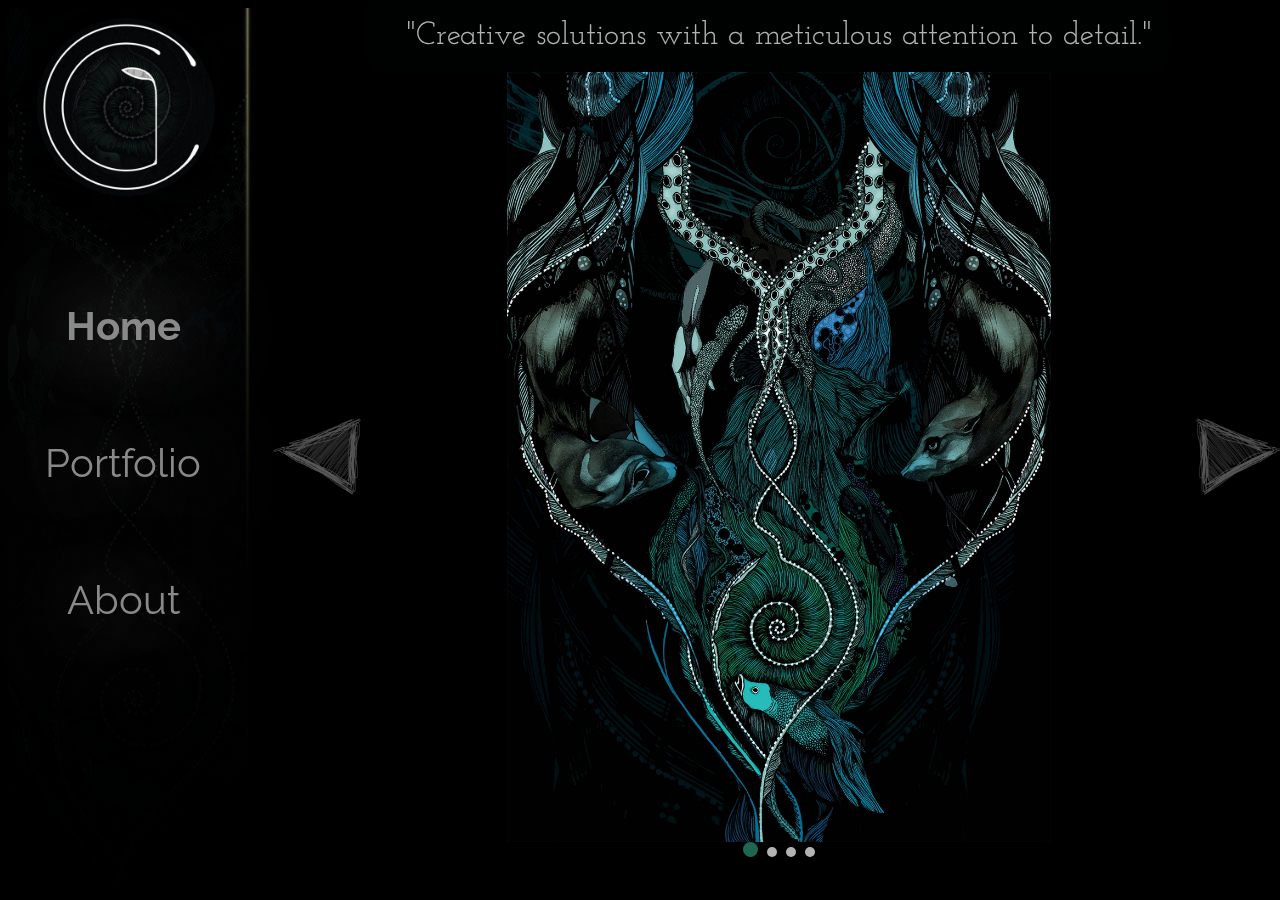
<file: CatGavinIllustration/index.html>
<!DOCTYPE html>
<html>
	<head>
		<link rel="stylesheet" type="text/css" href="Styles/styling.css" />
		<script type="text/javascript" src="jscripts/slideshow.js"></script>
		<link href="https://fonts.googleapis.com/css?family=Josefin+Slab|Raleway:100" rel="stylesheet">
		<meta name="viewport" content="width=device-width, initial-scale=1">
		<title>Cat Gavin Illustration - Home</title>
	</head>
	<body onload = "showSlide(1)">
		<main class="contentsPage">
		<div class="mobileTopShadow"></div>

			<aside>
				<img src="images/CatGavinLogo.png" alt="Cat Gavin Illustration" class="CatGavinLogo"/>
				<ul>
					<li class="AsideCurrent"><a href="index.html" class="NavText">Home</a></li>
					<li><a href="portfolio.html" class="NavText">Portfolio</a></li>
					<li><a href="about.html" class="NavText">About</a></li>
				</ul>
			</aside>

			<section>
				<p class="slideHeading">"Creative solutions with a meticulous attention to detail."</p>
				
				<div class="slideshowContainer" >
					<div class="slideImages">
						<img src="images/slideshow/blue-collage.jpg" class="slide">
					</div>
					
					<div class="slideImages">
						<img src="images/slideshow/JakdawProductions.jpg" class="slide">
					</div>
					
					<div class="slideImages">
						<img src="images/slideshow/noroi.jpg" class="slide">
					</div>
					
					<div class="slideImages">
						<img src="images/slideshow/old-man-book-cover.jpg" class="slide">
					</div>
					
					<img src="images/navElements/leftArrowUnselected.png" class="prevButton" onclick="arrowClick(-1)">
					<img src="images/navElements/rightArrowUnselected.png" class="nextButton" onclick="arrowClick(1)"></a>
					
					<div style="text-align:center">
						<span class="dot" onclick="currentSlide(1)"></span>
						<span class="dot" onclick="currentSlide(2)"></span>
						<span class="dot" onclick="currentSlide(3)"></span>
						<span class="dot" onclick="currentSlide(4)"></span>
					</div>
				</div>
				
				<div class="ParagraphContainer">
				</div>
			</section>
		</main>
	
	</body>
</html>
</file>
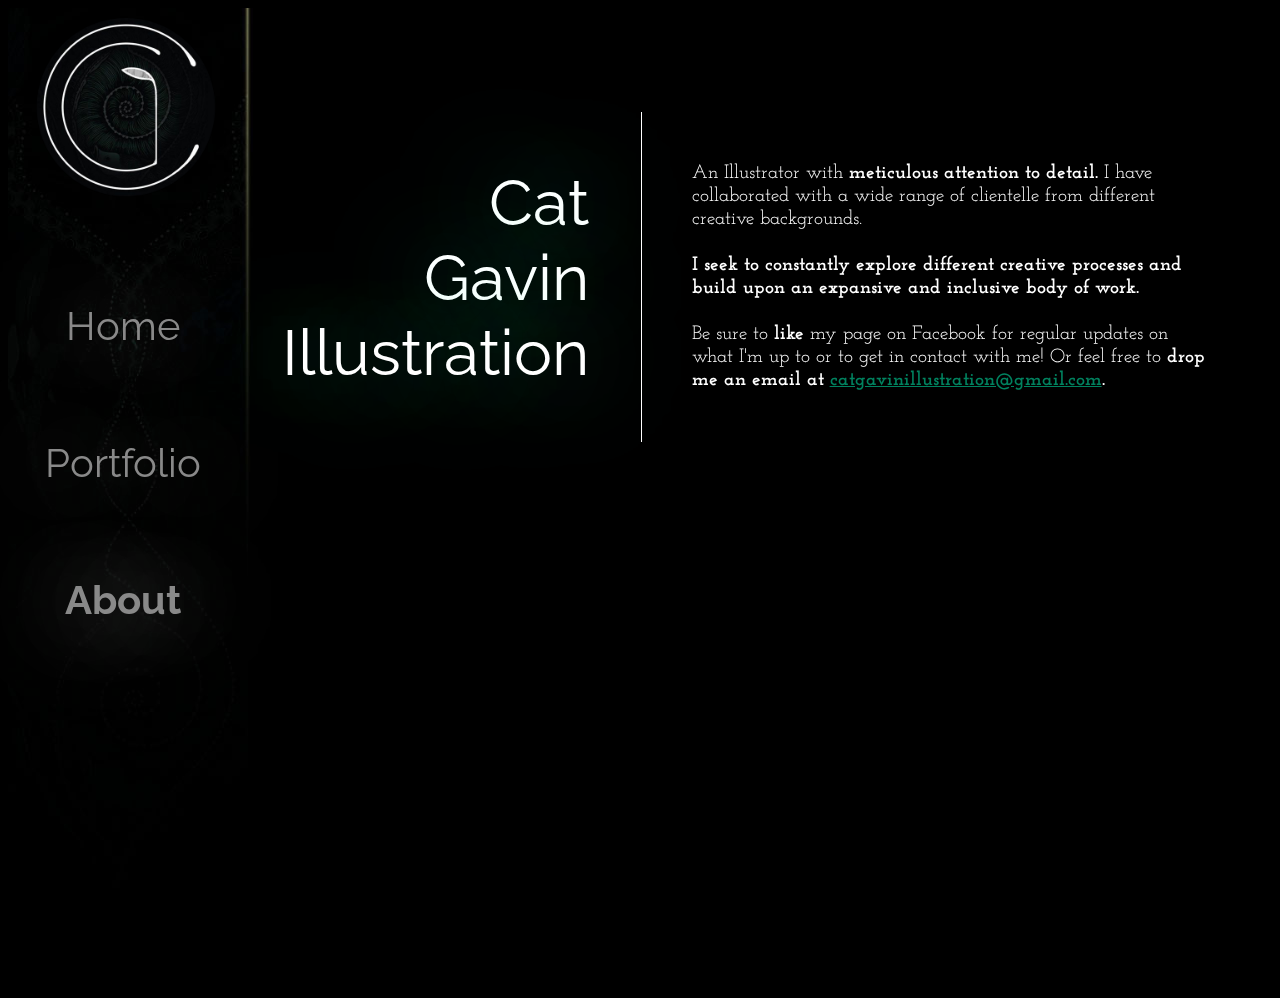
<file: CatGavinIllustration/about.html>
<!DOCTYPE html>
<html>
	<head>
		<link rel="stylesheet" type="text/css" href="Styles/styling.css" />
		<script src="http://code.jquery.com/jquery-3.1.0.slim.min.js"></script>
		<link href="https://fonts.googleapis.com/css?family=Josefin+Slab|Raleway:100" rel="stylesheet">
		<meta name="viewport" content="width=device-width, initial-scale=1">
		<script src="lightzoom.js"></script>
		<title>Cat Gavin Illustration - About</title>
	</head>
	<body>
		<main class="contentsPage">
		<div class="mobileTopShadow"></div>
		

			<aside>
				<img src="images/CatGavinLogo.png" alt="Cat Gavin Illustration" class="CatGavinLogo"/>
				<ul>
					<li><a href="index.html" class="NavText">Home</a></li>
					<li><a href="portfolio.html" class="NavText">Portfolio</a></li>
					<li class="AsideCurrent"><a href="about.html" class="NavText">About</a></li>
					
				</ul>
			</aside>

			<section>
				<div class="pieceDetailsPanel">
					<table class="pieceTitleAndDescription">
						<tr>
							<td class="pieceTitle">Cat</br>Gavin</br>Illustration</td>
							<td class="pieceDescription">An Illustrator with <b>meticulous attention to detail.</b> I have collaborated with a wide range of clientelle from different creative backgrounds.</br></br> <b>I seek to constantly explore different creative processes and build upon an expansive and inclusive body of work.</b></br></br>
							Be sure to <b>like</b> my page on Facebook for regular updates on what I'm up to or to get in contact with me! Or feel free to <b>drop me an email at <a href="mailto:catgavinillustration@gmail.com.">catgavinillustration@gmail.com</a>.</b>
							</td>
						</tr>
					</table>
					<iframe src="https://www.facebook.com/plugins/page.php?href=https%3A%2F%2Fwww.facebook.com%2FCat-Gavin-Illustration-877628945660138%2F&tabs=timeline&width=340&height=500&small_header=false&adapt_container_width=true&hide_cover=false&show_facepile=true&appId" width="500" height="500" style="border:none;overflow:hidden" scrolling="no" frameborder="0" allowTransparency="true" class="facebookFeed"></iframe>
				</div>
				
				<script>
					$(document).ready(function () 
					{
						$('img.portImage').lightzoom({
							zoomPower   : 1.5,
							glassSize   : 150,
						});
					});
				</script>
			</section>
		</main>
	</body>
</html>
</html>
</file>
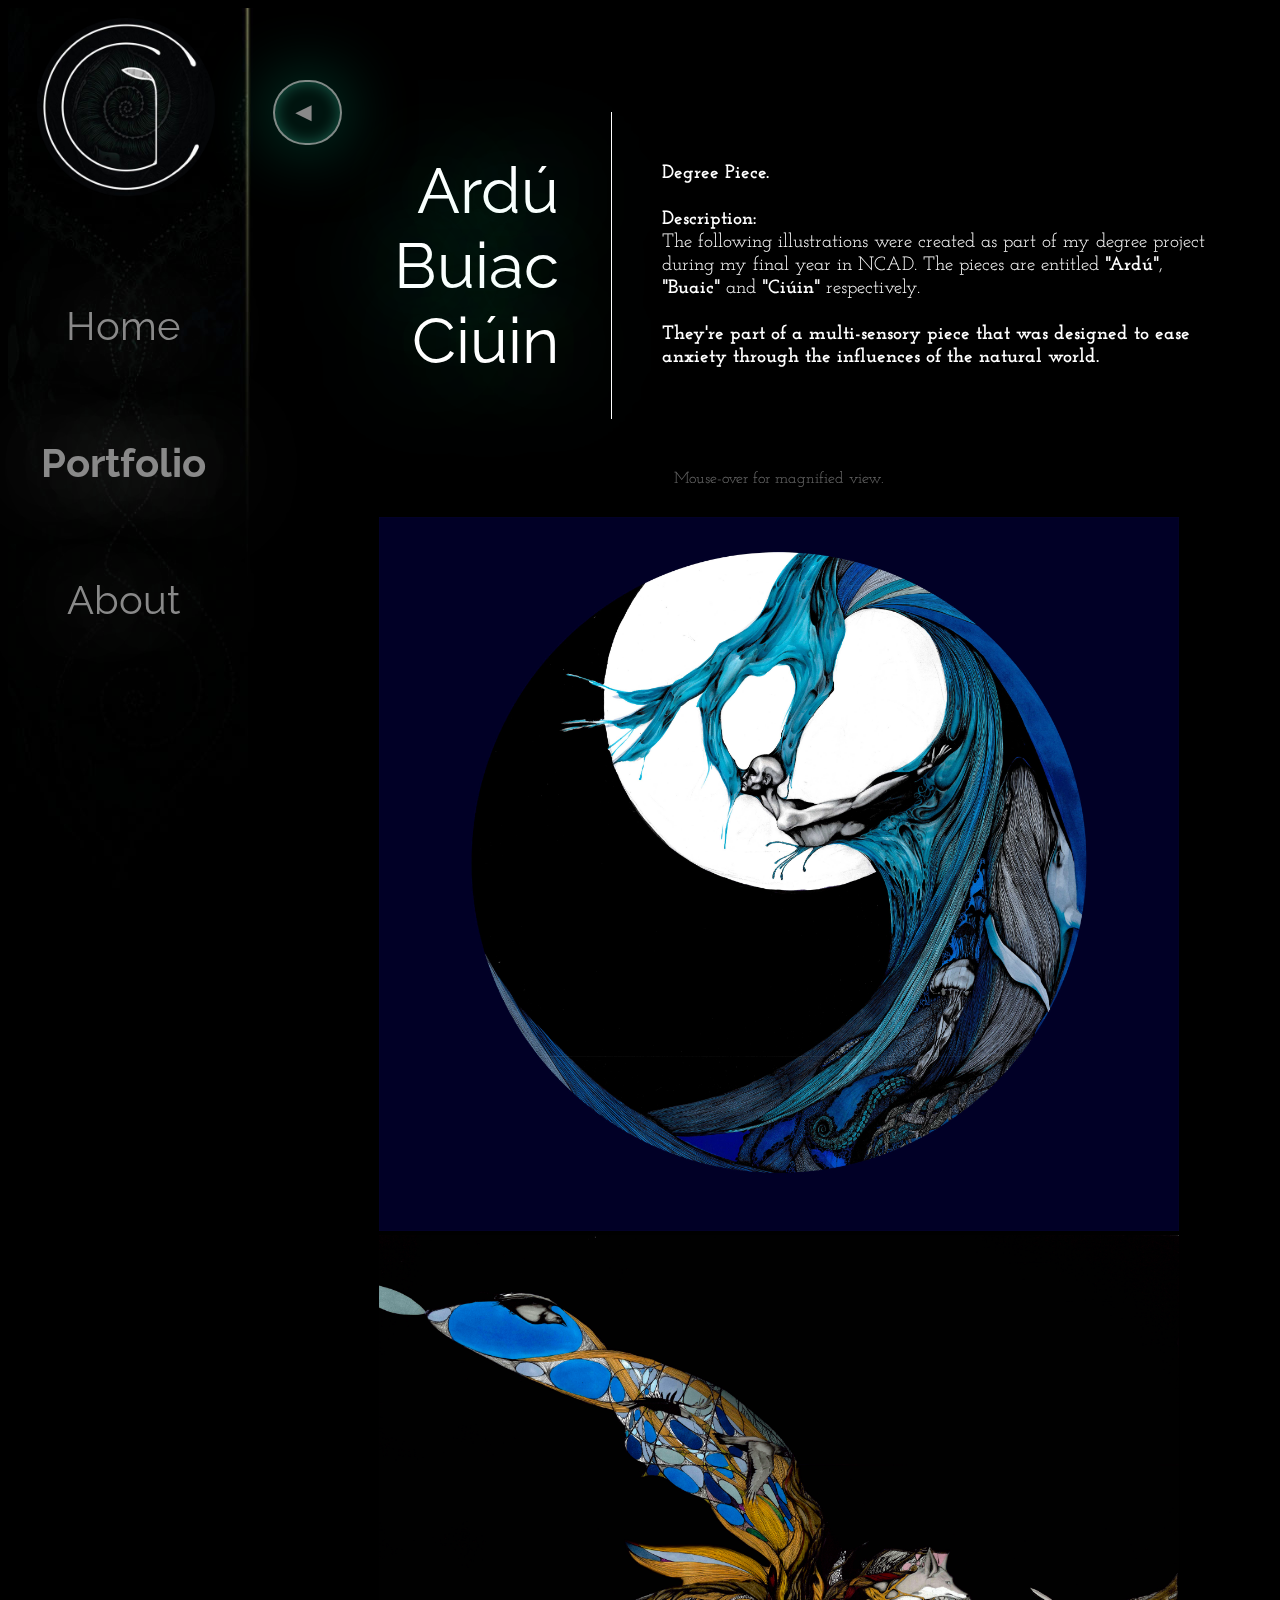
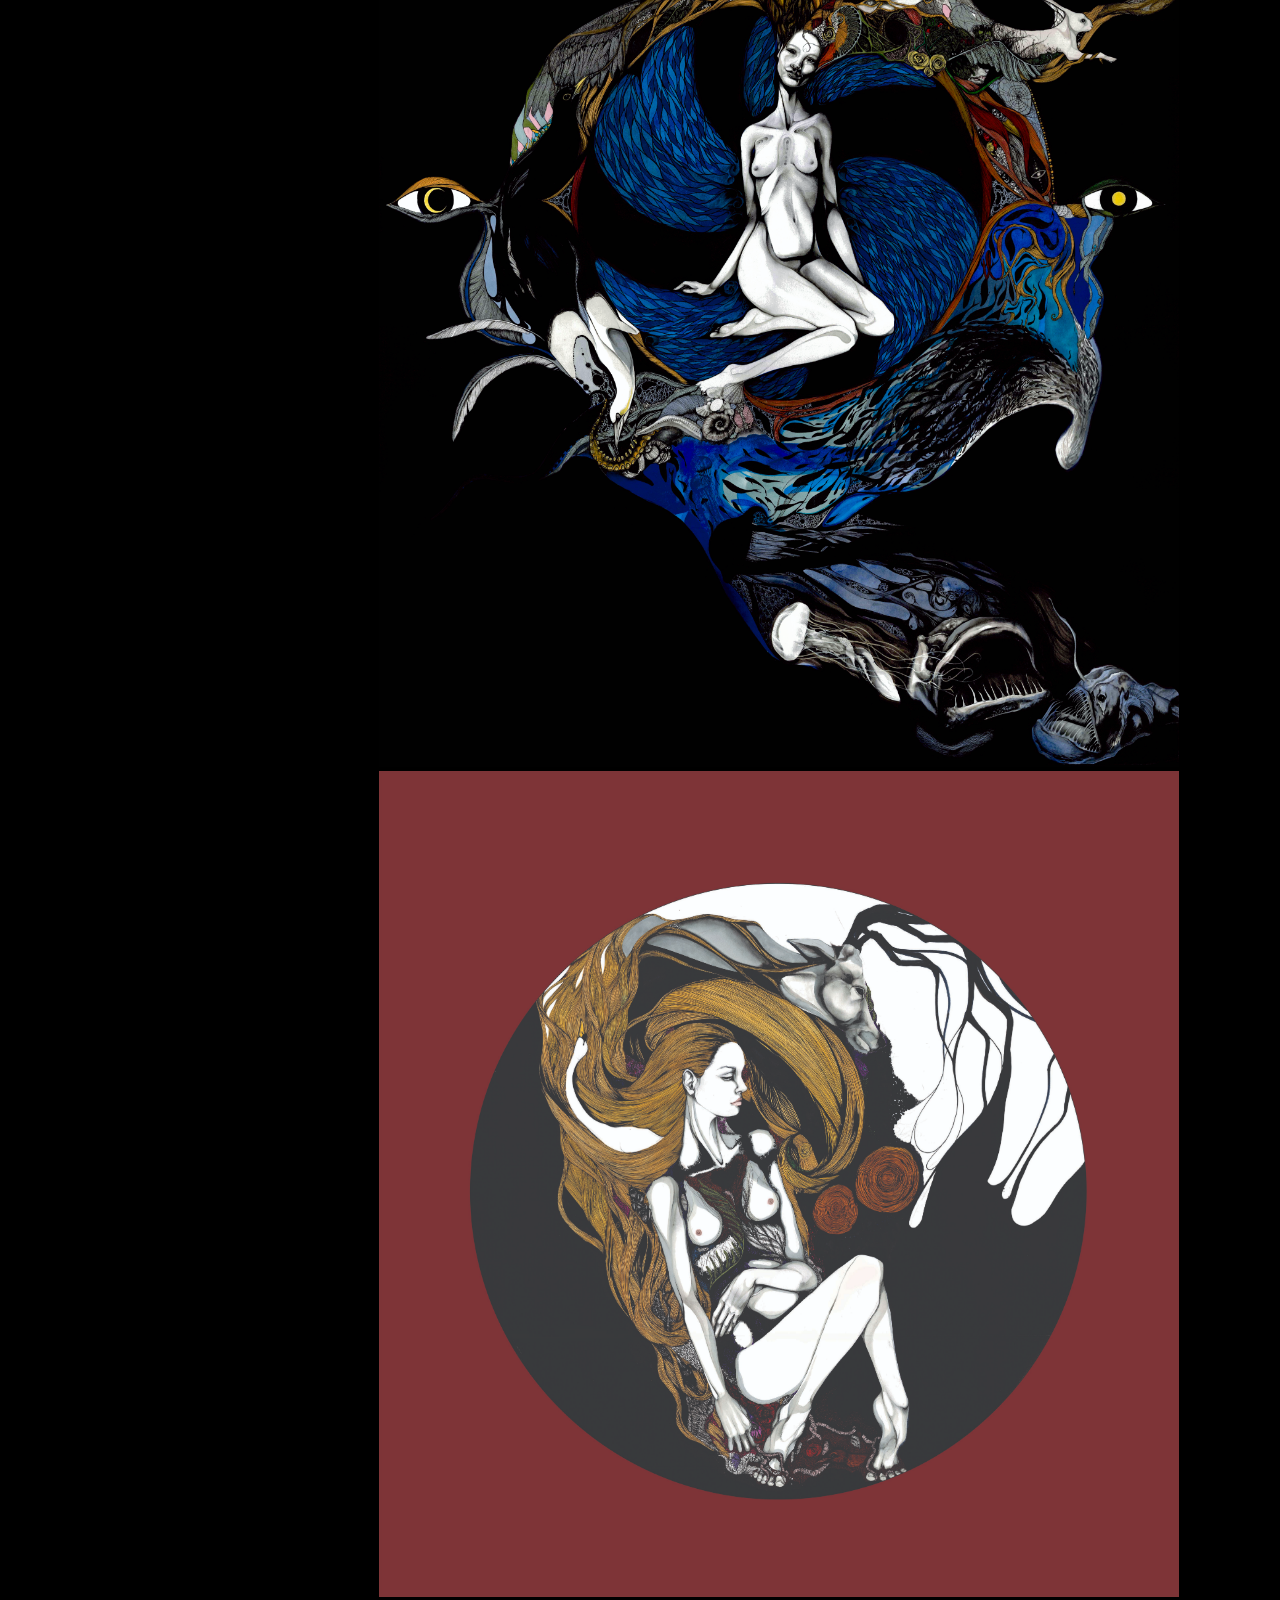
<file: CatGavinIllustration/degree-pieces.html>
<!DOCTYPE html>
<html>
	<head>
		<link rel="stylesheet" type="text/css" href="Styles/styling.css" />
		<link href="https://fonts.googleapis.com/css?family=Josefin+Slab|Raleway:100" rel="stylesheet">	
		<script src="http://code.jquery.com/jquery-3.1.0.slim.min.js"></script>
		<script src="lightzoom.js"></script>
		<meta name="viewport" content="width=device-width, initial-scale=1">
		<title>Cat Gavin Illustration - Degree Pieces</title>
	</head>
	<body onload = "showSlide(1)">
		<main class="contentsPage">
		<div class="mobileTopShadow"></div>

			<aside>
				<img src="images/CatGavinLogo.png" alt="Cat Gavin Illustration" class="CatGavinLogo"/>
				<ul>
					<li><a href="index.html" class="NavText">Home</a></li>
					<li class="AsideCurrent"><a href="portfolio.html" class="NavText">Portfolio</a></li>
					<li><a href="about.html" class="NavText">About</a></li>
					
				</ul>
			</aside>

			<section>
				<a class="backPortfolioButton" href="portfolio.html" >&#9668; <div class="backButtonText">Back To Portfolio</div></a>
				<div class="pieceDetailsPanel">
					<table class="pieceTitleAndDescription">
						<tr>
							<td class="pieceTitle">Ard&#250;</br>Buiac</br>Ci&#250;in</td>
							<td class="pieceDescription"><b>Degree Piece.</b> </br></br><b>Description:</b></br>The following illustrations were created as part of my degree project during my final year in NCAD. The pieces are entitled <b>"Ard&#250;"</b>, <b>"Buaic"</b> and <b>"Ci&#250;in"</b> respectively. </br> </br><b>They're part of a multi-sensory piece that was designed to ease anxiety through the influences of the natural world.</b></td>
						</tr>
					</table>
					<div class="mouseOverTip" >Mouse-over for magnified view.</div>
					<a name="Ardu" href="images/Ardu.jpg"><img src="images/Ardu.jpg" id="fullWidthImage" id="Ardu" class="portImage" alt="Ardú"></a>
					<a name="Buaic" href="images/Buaic.jpg"><img src="images/Buaic.jpg" id="fullWidthImage" class="portImage" alt="Buiac"></a>
					<a name="Ciuin" href="images/Ciuin.jpg"><img src="images/Ciuin.jpg" id="fullWidthImage" class="portImage" width="100%" height="100%" alt="Cuíun"></a>
				</div>
				
				<script>
					$(document).ready(function () 
					{
						$('img.portImage').lightzoom({
							zoomPower   : 4,
							glassSize   : 250,
						});
					});
				</script>
			</section>
		</main>
	</body>
</html>
</html>
</file>
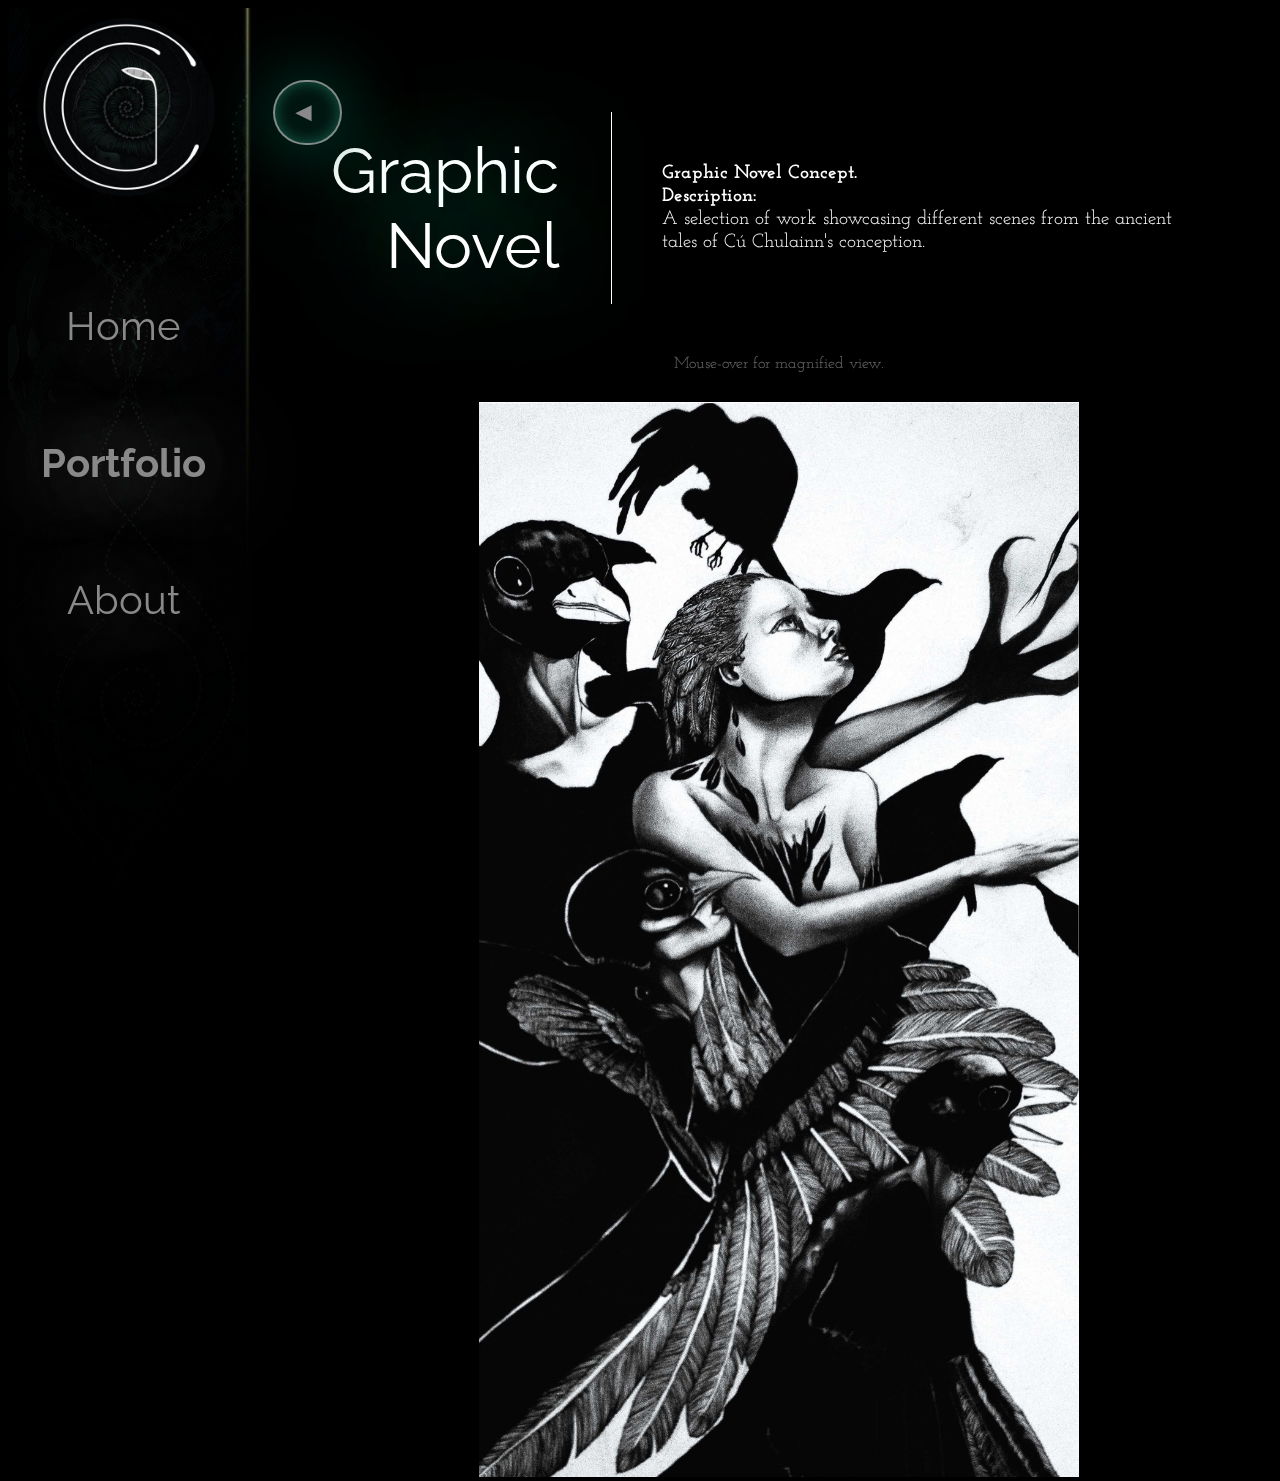
<file: CatGavinIllustration/graphic-novel-piece.html>
<!DOCTYPE html>
<html>
	<head>
		<link rel="stylesheet" type="text/css" href="Styles/styling.css" />
		<script src="http://code.jquery.com/jquery-3.1.0.slim.min.js"></script>
		<link href="https://fonts.googleapis.com/css?family=Josefin+Slab|Raleway:100" rel="stylesheet">
		<meta name="viewport" content="width=device-width, initial-scale=1">
		<script src="lightzoom.js"></script>
		<title>Cat Gavin Illustration - Graphic Novel</title>
	</head>
	<body onload = "showSlide(1)">
		<main class="contentsPage">
		<div class="mobileTopShadow"></div>

			<aside>
				<img src="images/CatGavinLogo.png" alt="Cat Gavin Illustration" class="CatGavinLogo"/>
				<ul>
					<li><a href="index.html" class="NavText">Home</a></li>
					<li class="AsideCurrent"><a href="portfolio.html" class="NavText">Portfolio</a></li>
					<li><a href="about.html" class="NavText">About</a></li>
					
				</ul>
			</aside>

			<section>
				<a class="backPortfolioButton" href="portfolio.html" >&#9668;<div class="backButtonText">Back To Portfolio</div></a>
				<div class="pieceDetailsPanel">
					<table class="pieceTitleAndDescription">
						<tr>
							<td class="pieceTitle">Graphic</br> Novel</td>
							<td class="pieceDescription"><b>Graphic Novel Concept.</b> </br><b>Description:</b></br>
							A selection of work showcasing different scenes from the ancient tales of C&#250; Chulainn's conception.
							</td>
						</tr>
					</table>
					<div class="mouseOverTip" >Mouse-over for magnified view.</div>
					<a href="images/GraphicNovel.jpg"><img src="images/GraphicNovel.jpg" class="portImage" alt="Noroi - This Town Speaks"></a>
				</div>
				
				<script>
					$(document).ready(function () 
					{
						$('img.portImage').lightzoom({
							zoomPower   : 1.3,
							glassSize   : 170,
						});
					});
				</script>
			</section>
		</main>
	</body>
</html>
</html>
</file>
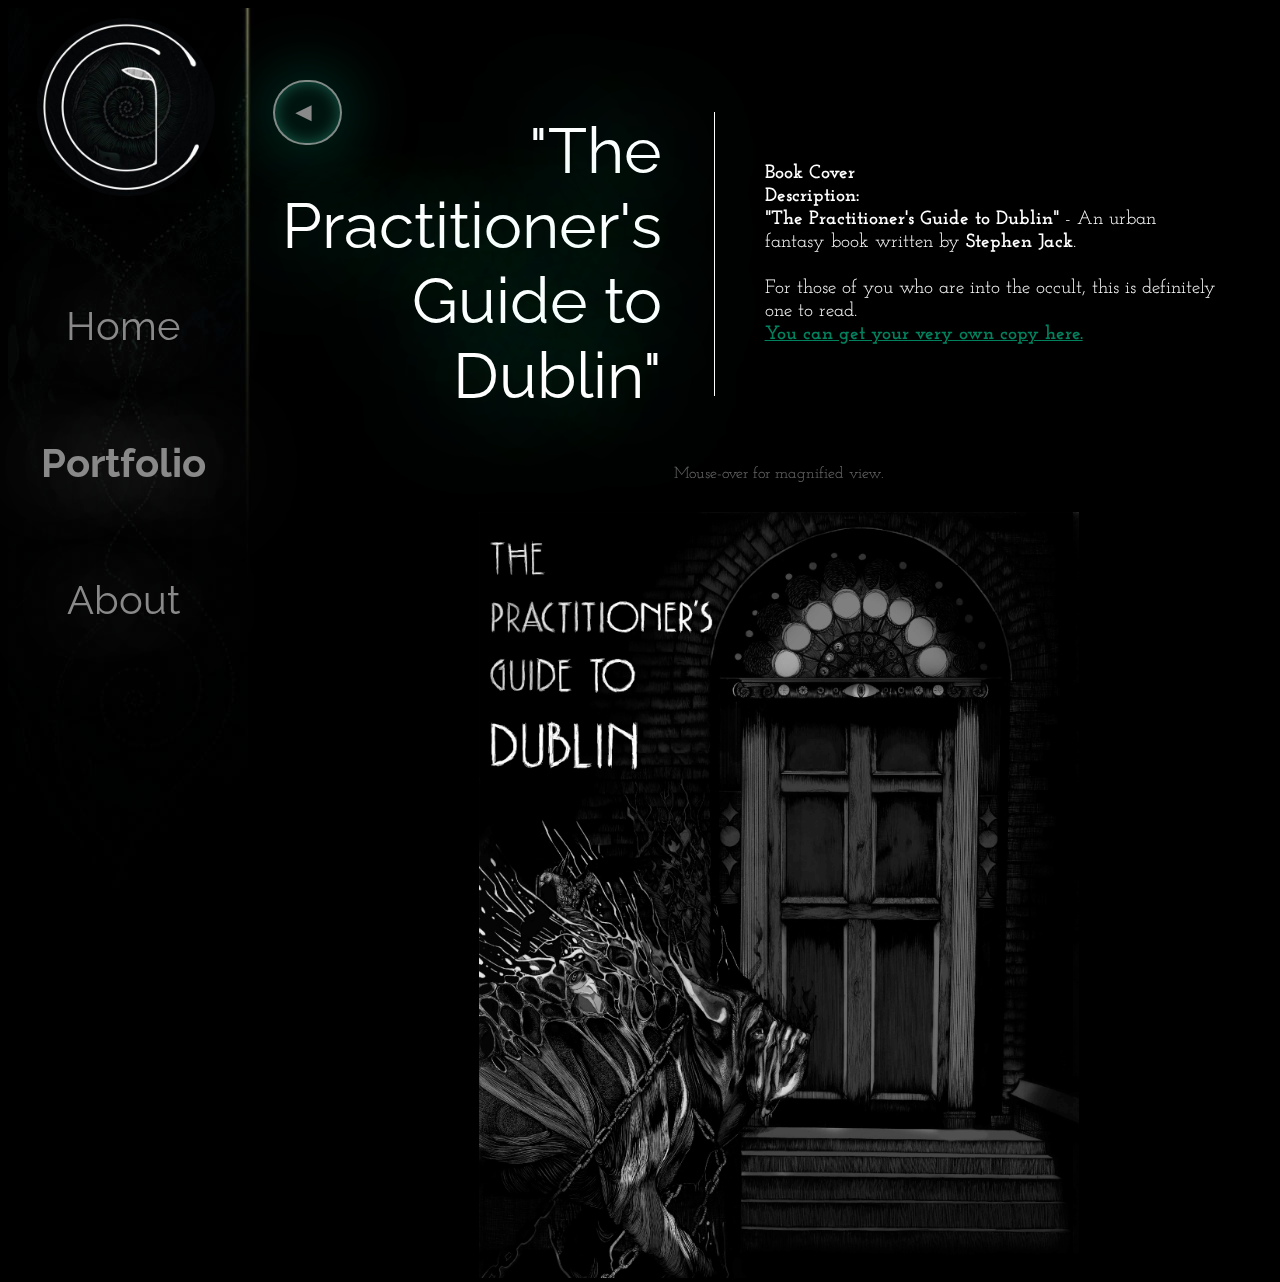
<file: CatGavinIllustration/guide-to-dublin.html>
<!DOCTYPE html>
<html>
	<head>
		<link rel="stylesheet" type="text/css" href="Styles/styling.css" />
		<script src="http://code.jquery.com/jquery-3.1.0.slim.min.js"></script>
		<link href="https://fonts.googleapis.com/css?family=Josefin+Slab|Raleway:100" rel="stylesheet">
		<meta name="viewport" content="width=device-width, initial-scale=1, height=device+height">
		<script src="lightzoom.js"></script>
		<title>Cat Gavin Illustration - "The Practitioner's Guide to Dublin"</title>
	</head>
	<body onload = "showSlide(1)">
		<main class="contentsPage">
		<div class="mobileTopShadow"></div>
		

			<aside>
				<img src="images/CatGavinLogo.png" alt="Cat Gavin Illustration" class="CatGavinLogo"/>
				<ul>
					<li><a href="index.html" class="NavText">Home</a></li>
					<li class="AsideCurrent"><a href="portfolio.html" class="NavText">Portfolio</a></li>
					<li><a href="about.html" class="NavText">About</a></li>
					
				</ul>
			</aside>

			<section>
				<a class="backPortfolioButton" href="portfolio.html" >&#9668; <div class="backButtonText">Back To Portfolio</div></a>
				<div class="pieceDetailsPanel">
					<table class="pieceTitleAndDescription">
						<tr>
							<td class="pieceTitle">"The Practitioner's Guide to Dublin"
</td>
							<td class="pieceDescription"><b>Book Cover</b> </br><b>Description:</b></br>
							<b>"The Practitioner's Guide to Dublin"</b> - An urban fantasy book written by <b>Stephen Jack</b>.</br></br>
							
							For those of you who are into the occult, this is definitely one to read. </br><a href="https://books.pronoun.com/the-practitioners-guide-to-dublin/https://books.pronoun.com/the-practitioners-guide-to-dublin/"><b>You can get your very own copy here.</b></a></p>
							
							</td>
						</tr>
					</table>
					<div class="mouseOverTip" >Mouse-over for magnified view.</div>
					<a name="PractitionersGuideToDublin" href="images/guideToDublin.jpg"><img src="images/guideToDublin.jpg" class="portImage" alt="The Practitioner's Guide to Dublin"></a>
				</div>
				
				<script>
					$(document).ready(function () 
					{
						$('img.portImage').lightzoom({
							zoomPower   : 4,
							glassSize   : 350,
						});
					});
				</script>
			</section>
		</main>
	</body>
</html>
</html>
</file>
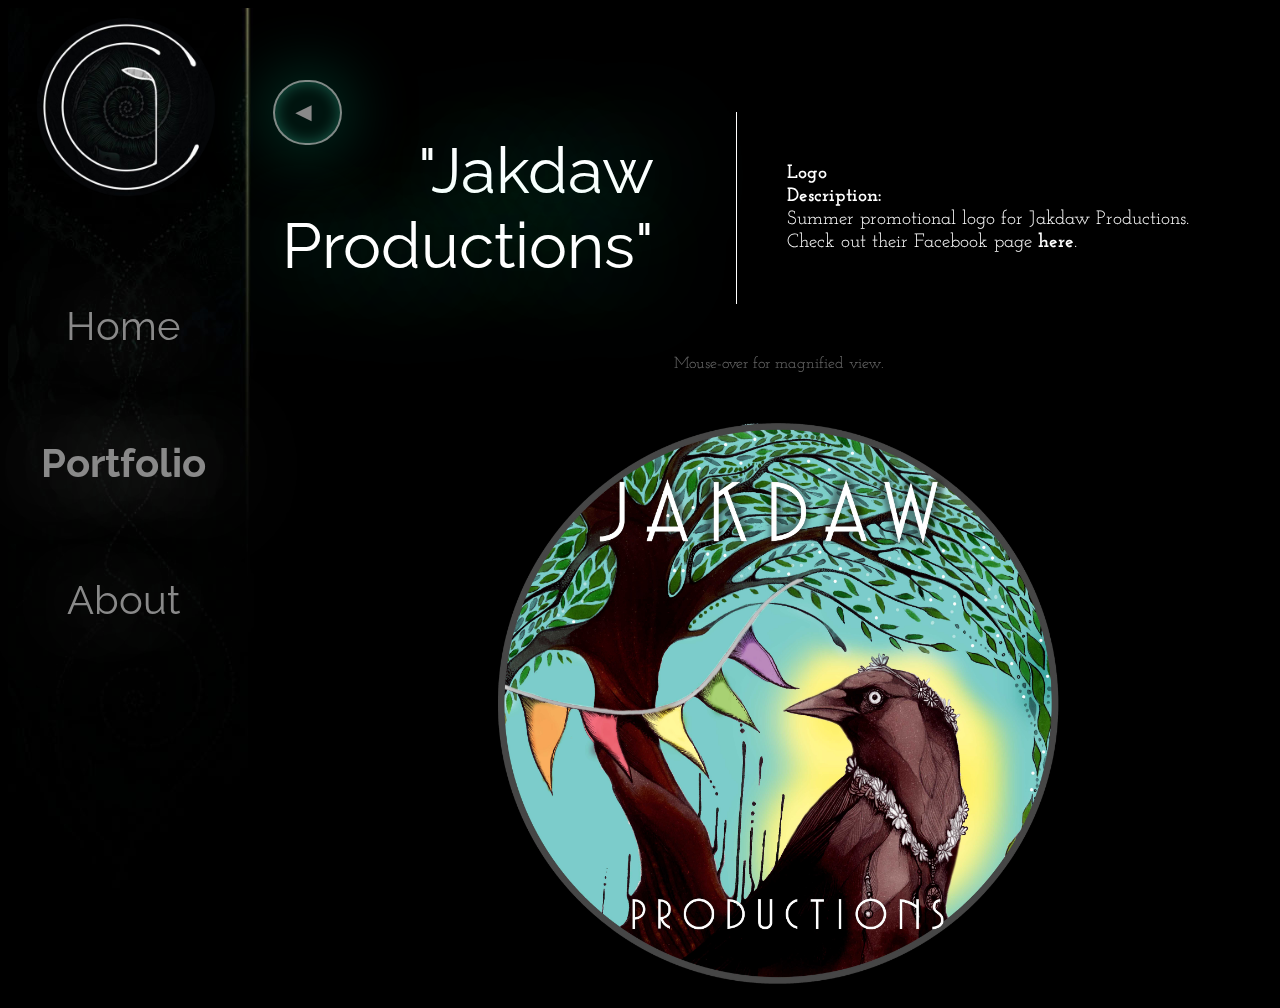
<file: CatGavinIllustration/jakdaw-piece.html>
<!DOCTYPE html>
<html>
	<head>
		<link rel="stylesheet" type="text/css" href="Styles/styling.css" />
		<script src="http://code.jquery.com/jquery-3.1.0.slim.min.js"></script>
		<link href="https://fonts.googleapis.com/css?family=Josefin+Slab|Raleway:100" rel="stylesheet">
		<meta name="viewport" content="width=device-width, initial-scale=1, height=device+height">
		<script src="lightzoom.js"></script>
		<title>Cat Gavin Illustration - Jakdaw Productions Logo</title>
	</head>
	<body onload = "showSlide(1)">
		<main class="contentsPage">
		<div class="mobileTopShadow"></div>
		

			<aside>
				<img src="images/CatGavinLogo.png" alt="Cat Gavin Illustration" class="CatGavinLogo"/>
				<ul>
					<li><a href="index.html" class="NavText">Home</a></li>
					<li class="AsideCurrent"><a href="portfolio.html" class="NavText">Portfolio</a></li>
					<li><a href="about.html" class="NavText">About</a></li>
					
				</ul>
			</aside>

			<section>
				<a class="backPortfolioButton" href="portfolio.html" >&#9668; <div class="backButtonText">Back To Portfolio</div></a>
				<div class="pieceDetailsPanel">
					<table class="pieceTitleAndDescription">
						<tr>
							<td class="pieceTitle">"Jakdaw Productions"
</td>
							<td class="pieceDescription"><b>Logo</b> </br><b>Description:</b></br>
							Summer promotional logo for Jakdaw Productions.</br>
							Check out their Facebook page<a src="https://www.facebook.com/jakdawpresents/ "><b> here</b></a>.
							</td>
						</tr>
					</table>
					<div class="mouseOverTip" >Mouse-over for magnified view.</div>
					<a name="JakdawSummerLogo" href="images/JakdawSummerLogo.jpg"><img src="images/JakdawSummerLogo.jpg" class="portImage" alt="Jakdaw Productions Logo"></a>
				</div>
				
				<script>
					$(document).ready(function () 
					{
						$('img.portImage').lightzoom({
							zoomPower   : 2,
							glassSize   : 350,
						});
					});
				</script>
			</section>
		</main>
	</body>
</html>
</html>
</file>
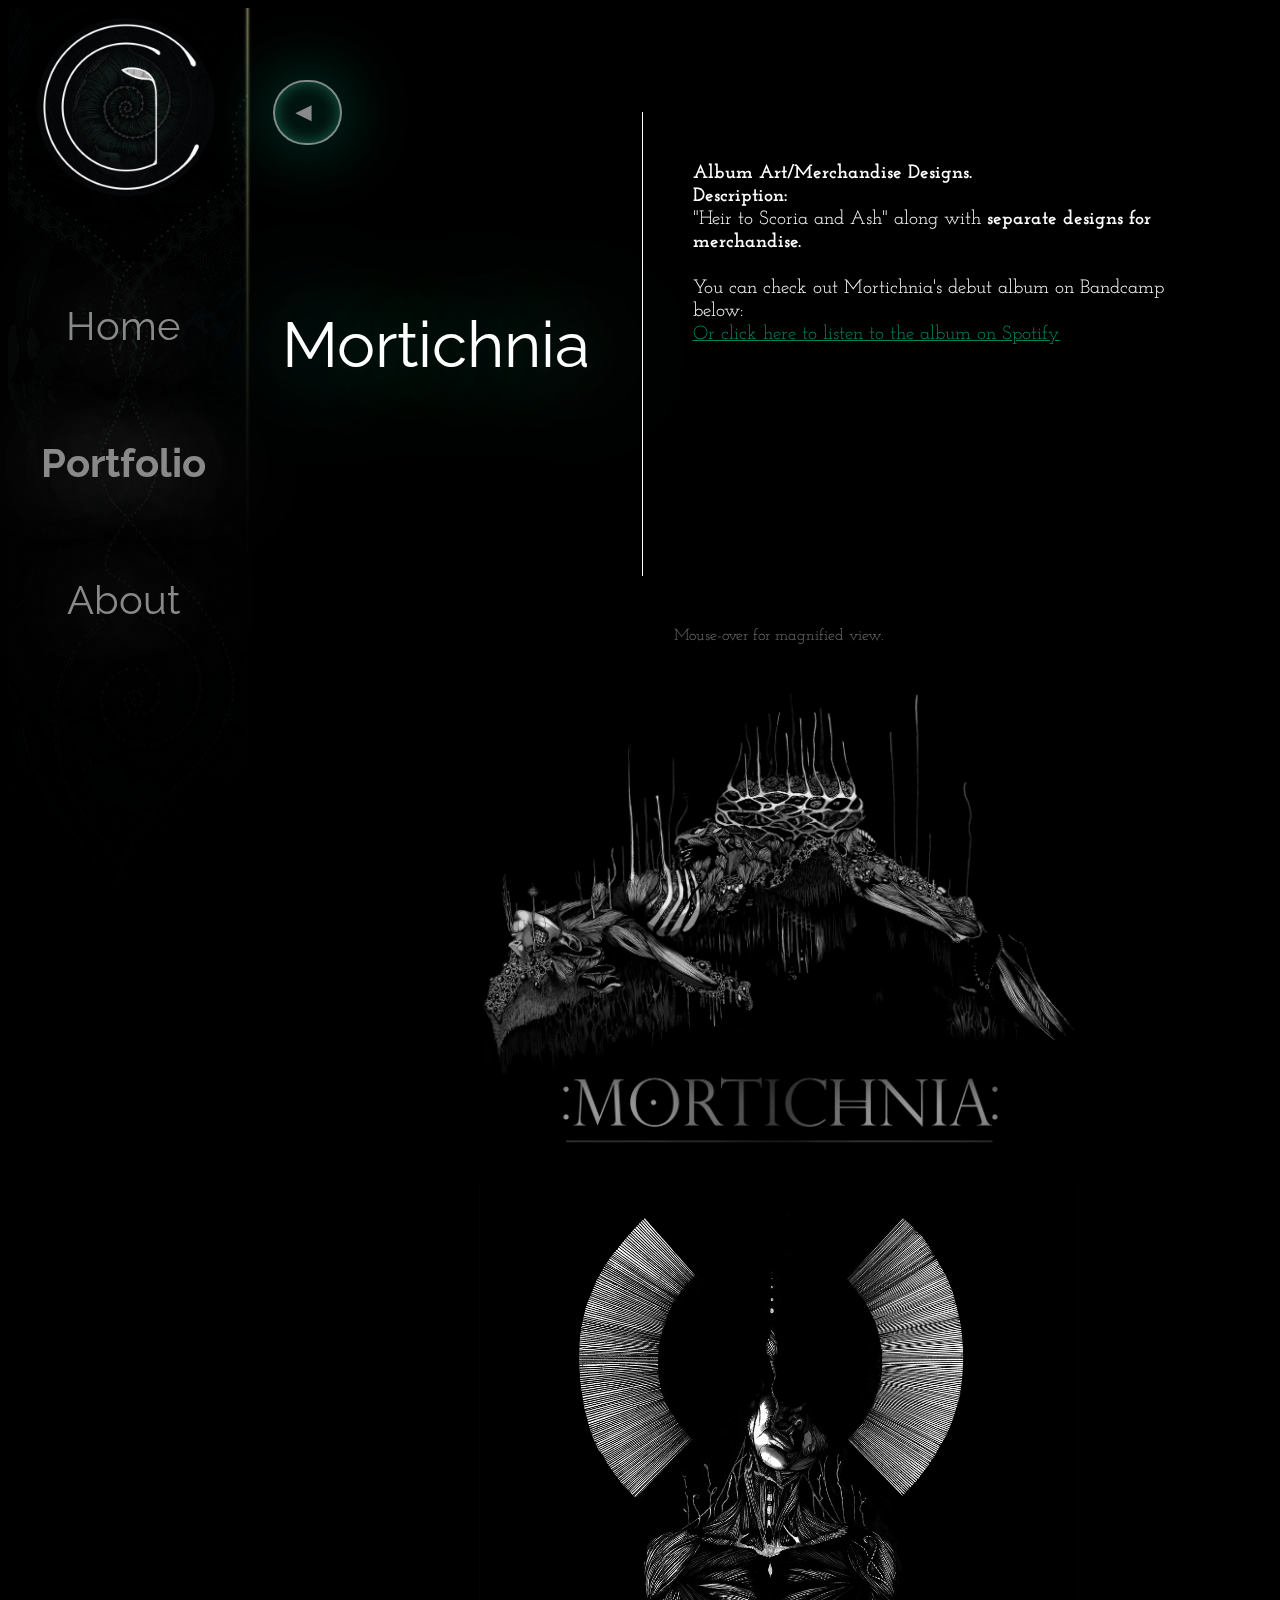
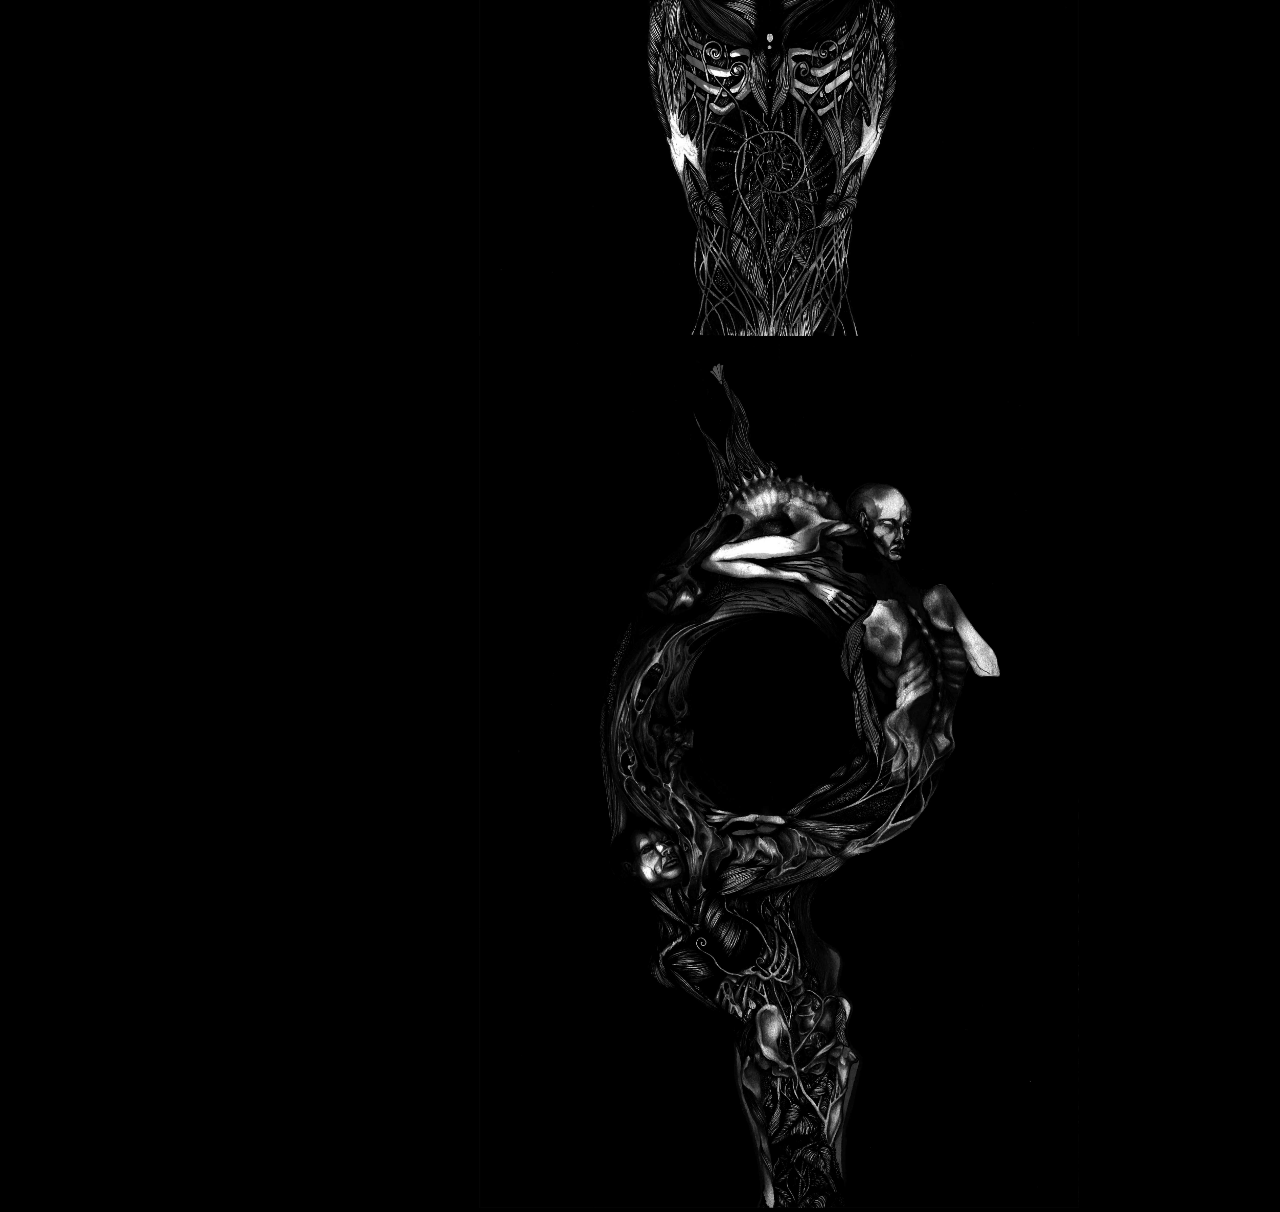
<file: CatGavinIllustration/mortichnia-pieces.html>
<!DOCTYPE html>
<html>
	<head>
		<link rel="stylesheet" type="text/css" href="Styles/styling.css" />
		<script src="http://code.jquery.com/jquery-3.1.0.slim.min.js"></script>
		<link href="https://fonts.googleapis.com/css?family=Josefin+Slab|Raleway:100" rel="stylesheet">
		<meta name="viewport" content="width=device-width, initial-scale=1">
		<script src="lightzoom.js"></script>
		<title>Cat Gavin Illustration - Moritchnia</title>
	</head>
	<body onload = "showSlide(1)">
		<main class="contentsPage">
		<div class="mobileTopShadow"></div>

			<aside>
				<img src="images/CatGavinLogo.png" alt="Cat Gavin Illustration" class="CatGavinLogo"/>
				<ul>
					<li><a href="index.html" class="NavText">Home</a></li>
					<li class="AsideCurrent"><a href="portfolio.html" class="NavText">Portfolio</a></li>
					<li><a href="about.html" class="NavText">About</a></li>
					
				</ul>
			</aside>

			<section>
				<a class="backPortfolioButton" href="portfolio.html" >&#9668; <div class="backButtonText">Back To Portfolio</div></a>
				<div class="pieceDetailsPanel">
					<table class="pieceTitleAndDescription">
						<tr>
							<td class="pieceTitle">Mortichnia</td>
							<td class="pieceDescription"><b>Album Art/Merchandise Designs.</b> </br>
							<b>Description:</b></br>
							<Cover illustration for Mortichnia's debut album <b>"Heir to Scoria and Ash"</b> along with <b>separate designs for merchandise.</b></br>
							</br>You can check out Mortichnia's debut album on Bandcamp below:</br>	
							<a href="https://open.spotify.com/album/0zXMPNhUwwxjlkzzAm6igN">Or click here to listen to the album on Spotify</a></br>
							
							</br><iframe style="border: 0;" src="https://bandcamp.com/EmbeddedPlayer/album=2672554352/size=large/bgcol=333333/linkcol=008461/tracklist=false/artwork=small/transparent=true/" seamless><a href="http://apocalypticwitchcraft.bandcamp.com/album/heir-to-scoria-and-ash" class="mortBandcamp">Heir To Scoria And Ash by Mortichnia</a></iframe>
							</td>
							
						</tr>
					</table>
					<div class="mouseOverTip" >Mouse-over for magnified view.</div>
					<a name="MortMerchDesign" href="images/MortMerchDesign.jpg"><img src="images/MortichniaMerchDesign.jpg" class="portImage" alt="Mortichnia - Merch Design"></a>
					<a name="MortCoverArt" href="images/MortichniaCoverArt.jpg"><img src="images/MortichniaCoverArt.jpg" class="portImage" alt="Moritchnia - Cover Art"></a>
					<a name="MortBackCover" href="images/MortichniaBackCover.jpg"><img src="images/MortichniaBackCover.jpg" class="portImage" alt="Mortichnia - Back Cover"></a>
				</div>
				
				<script>
					$(document).ready(function () 
					{
						$('img.portImage').lightzoom({
							zoomPower   : 2.5,
							glassSize   : 250,
						});
					});
				</script>
			</section>
		</main>
	</body>
</html>
</html>
</file>
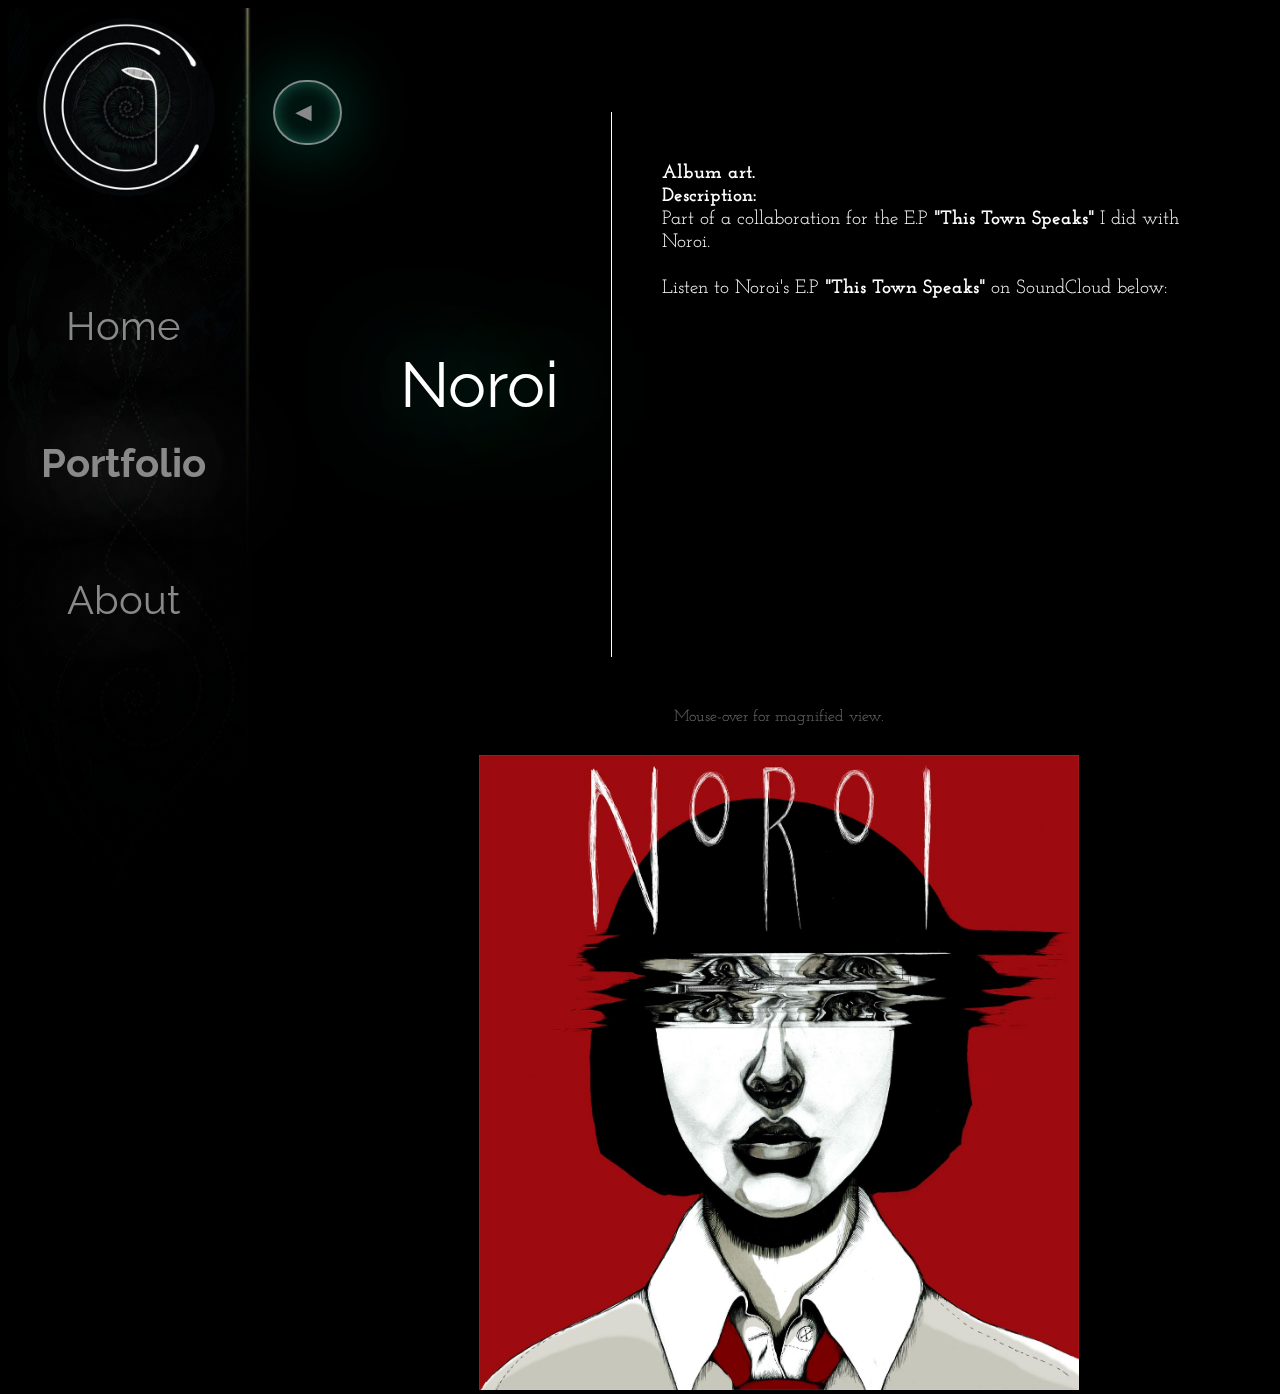
<file: CatGavinIllustration/noroi-pieces.html>
<!DOCTYPE html>
<html>
	<head>
		<link rel="stylesheet" type="text/css" href="Styles/styling.css" />
		<script src="http://code.jquery.com/jquery-3.1.0.slim.min.js"></script>
		<link href="https://fonts.googleapis.com/css?family=Josefin+Slab|Raleway:100" rel="stylesheet">
		<meta name="viewport" content="width=device-width, initial-scale=1">
		<script src="lightzoom.js"></script>
		<title>Cat Gavin Illustration - Noroi</title>
	</head>
	<body onload = "showSlide(1)">
		<main class="contentsPage">
		<div class="mobileTopShadow"></div>

			<aside>
				<img src="images/CatGavinLogo.png" alt="Cat Gavin Illustration" class="CatGavinLogo"/>
				<ul>
					<li><a href="index.html" class="NavText">Home</a></li>
					<li class="AsideCurrent"><a href="portfolio.html" class="NavText">Portfolio</a></li>
					<li><a href="about.html" class="NavText">About</a></li>
				</ul>
			</aside>

			<section>
				<a class="backPortfolioButton" href="portfolio.html" >&#9668; <div class="backButtonText">Back To Portfolio</div></a>
				<div class="pieceDetailsPanel">
					<table class="pieceTitleAndDescription">
						<tr>
							<td class="pieceTitle">Noroi</td>
							<td class="pieceDescription"><b>Album art.</b> </br><b>Description:</b></br>
							Part of a collaboration for the E.P <b>"This Town Speaks"</b> I did with Noroi.</br></br> Listen to Noroi's E.P <b>"This Town Speaks"</b> on SoundCloud below:
							
							<iframe width="100%" height="300" scrolling="no" frameborder="no" src="https://w.soundcloud.com/player/?url=https%3A//api.soundcloud.com/playlists/219426124&amp;auto_play=false&amp;hide_related=false&amp;show_comments=true&amp;show_user=true&amp;show_reposts=false&amp;visual=true"></iframe>
							</td>
						</tr>
					</table>
					<div class="mouseOverTip" >Mouse-over for magnified view.</div>
					<a href="images/NoroiCover.jpg"><img src="images/NoroiCover.jpg" class="portImage" alt="Noroi - This Town Speaks"></a>
				</div>
				
				<script>
					$(document).ready(function () 
					{
						$('img.portImage').lightzoom({
							zoomPower   : 1.5,
							glassSize   : 150,
						});
					});
				</script>
			</section>
		</main>
	</body>
</html>
</html>
</file>
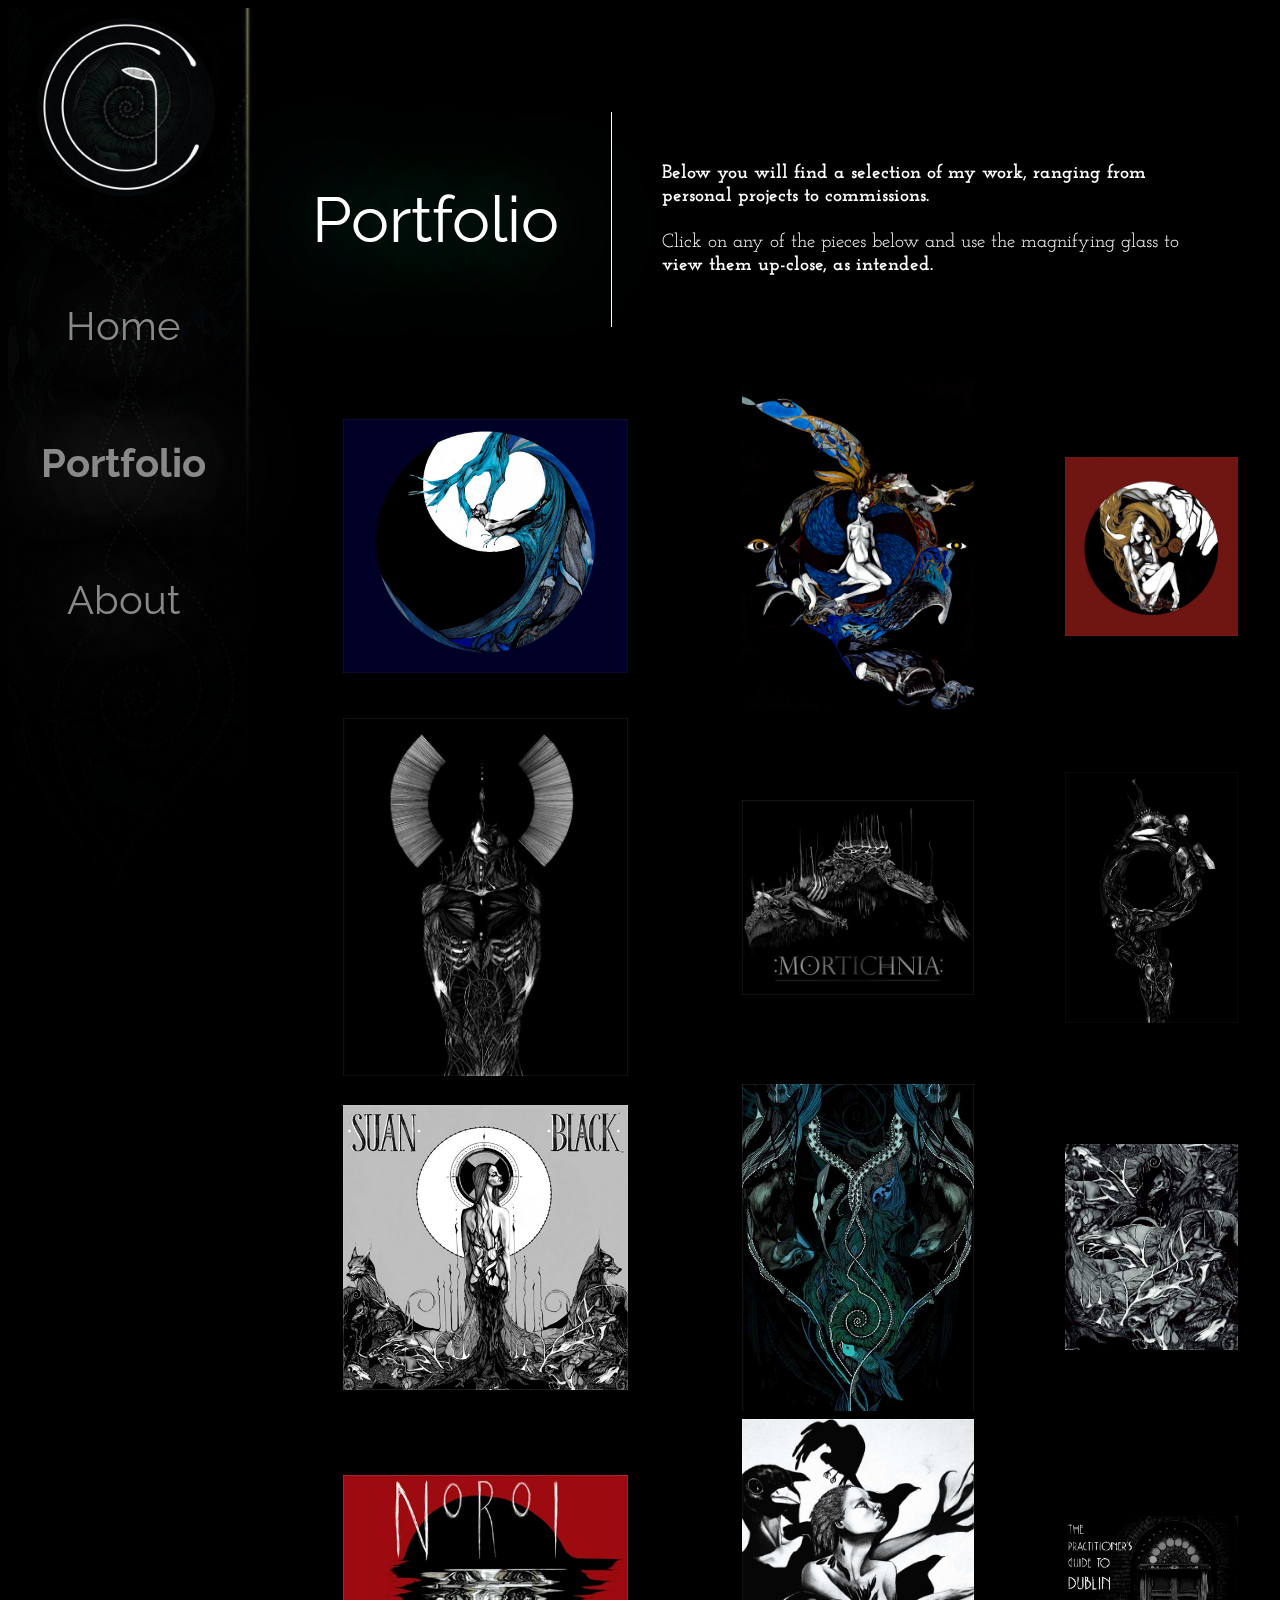
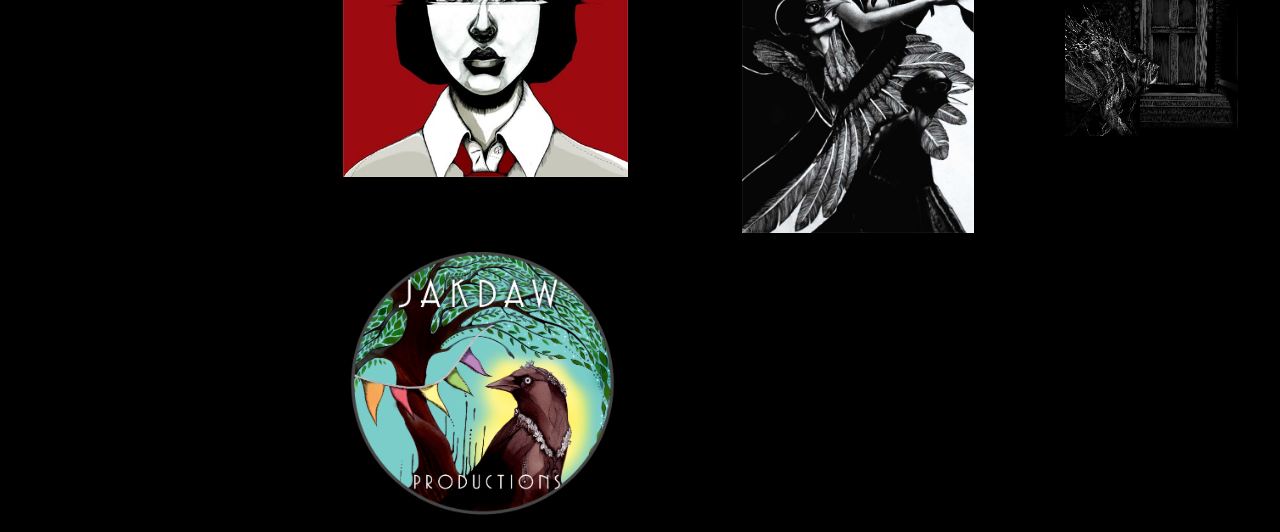
<file: CatGavinIllustration/portfolio.html>
<!DOCTYPE html>
<html>
	<head>
		<link rel="stylesheet" type="text/css" href="Styles/styling.css" />
		<script src="http://code.jquery.com/jquery-3.1.0.slim.min.js"></script>
		<link href="https://fonts.googleapis.com/css?family=Josefin+Slab|Raleway:100" rel="stylesheet">
		<meta name="viewport" content="width=device-width, initial-scale=1">
		<script src="lightzoom.js"></script>
		<title>Cat Gavin Illustration - Portfolio</title>
	</head>
	<body onload = "showSlide(1)">
		<main class="contentsPage">
		<div class="mobileTopShadow"></div>

			<aside>
				<img src="images/CatGavinLogo.png" alt="Cat Gavin Illustration" class="CatGavinLogo"/>
				<ul>
					<li><a href="index.html" class="NavText">Home</a></li>
					<li class="AsideCurrent"><a href="portfolio.html" class="NavText">Portfolio</a></li>
					<li><a href="about.html" class="NavText">About</a></li>
					
				</ul>
			</aside>

			<section>
				<div class="pieceDetailsPanel">
					<table class="pieceTitleAndDescription">
						<tr>
							<td class="pieceTitle">Portfolio</td>
							<td class="pieceDescription"><b>Below you will find a selection of my work, ranging from personal projects to commissions.</b> </br></br>
							Click on any of the pieces below and use the magnifying glass to <b>view them up-close, as intended.</b>
							</td>
						</tr>
						
					</table>				
					<table>
						<tr class="portRow">
							<td><a href="degree-pieces.html"><img src="images/thumbnails/ArduThumbnail.jpg" class="portfolioThumbnail" alt="Ardú"></a></td>
							<td><a href="degree-pieces.html#Buaic"><img src="images/thumbnails/BuaicThumbnail.jpg" class="portfolioThumbnail" alt="Buaic"></a></td>
							<td><a href="degree-pieces.html#Ciuin"><img src="images/thumbnails/CiuinThumbnail.jpg" class="portfolioThumbnail" alt="Ciuin"></a></td>
						</tr>
						<tr class="portRow">
							<td><a href="mortichnia-pieces.html"><img src="images/thumbnails/MortichniaCoverArtThumbnail.jpg" class="portfolioThumbnail" alt="Morichnia Cover Art"></a></td>
							<td><a href="mortichnia-pieces.html#MortMerchDesign"><img src="images/thumbnails/MortichniaMerchDesignThumbnail.jpg" class="portfolioThumbnail" alt="Mortichnia Design"></a></td>
							<td><a href="mortichnia-pieces.html#MortBackCover"><img src="images/thumbnails/MortichniaBackCoverThumbnail.jpg" class="portfolioThumbnail" alt="Mortichnia Back Cover"></a></td>
						</tr>
						<tr class="portRow">
							<td><a href="suan-pieces.html"><img src="images/thumbnails/SuanBlackCoverThumbnail.jpg" class="portfolioThumbnail" alt="Suan - Black Cover"></a></td>
							<td><a href="suan-pieces.html#SuanBlue"><img src="images/thumbnails/BlueSuanCollageThumbnail.jpg" class="portfolioThumbnail" alt="Suan - Black Collage"></a></td>
							<td><a href="suan-pieces.html#SuanCantDrink"><img src="images/thumbnails/CantDrinkCollageThumbnail.jpg" class="portfolioThumbnail" alt="Can't Drink The Water Collage"></a></td>
						<tr class="portRow">
							<td><a href="noroi-pieces.html"><img src="images/thumbnails/NoroiCoverThumbnail.jpg" class="portfolioThumbnail" alt="Noroi Cover"></a></td>
							<td><a href="graphic-novel-piece.html"><img src="images/thumbnails/GraphicNovelThumbnail.jpg" class="portfolioThumbnail" alt="Graphic Novel"></a></td>
							<td><a href="guide-to-dublin.html"><img src="images/thumbnails/GuideToDublinThumbnail.jpg" class="portfolioThumbnail" alt="The Practitioner's Guide to Dublin"></a></td>
						</tr>
						<tr class="portRow">
							<td><a href="jakdaw-piece.html"><img src="images/thumbnails/JakdawThumbnail.png" class="portfolioThumbnail" alt="Jakdaw Productions Logo"></a></td>							
						</tr>							
					</table>
				</div>
				
				<script>
					$(document).ready(function () 
					{
						$('img.portImage').lightzoom({
							zoomPower   : 1.5,
							glassSize   : 150,
						});
					});
				</script>
			</section>
		</main>
	</body>
</html>
</html>
</file>
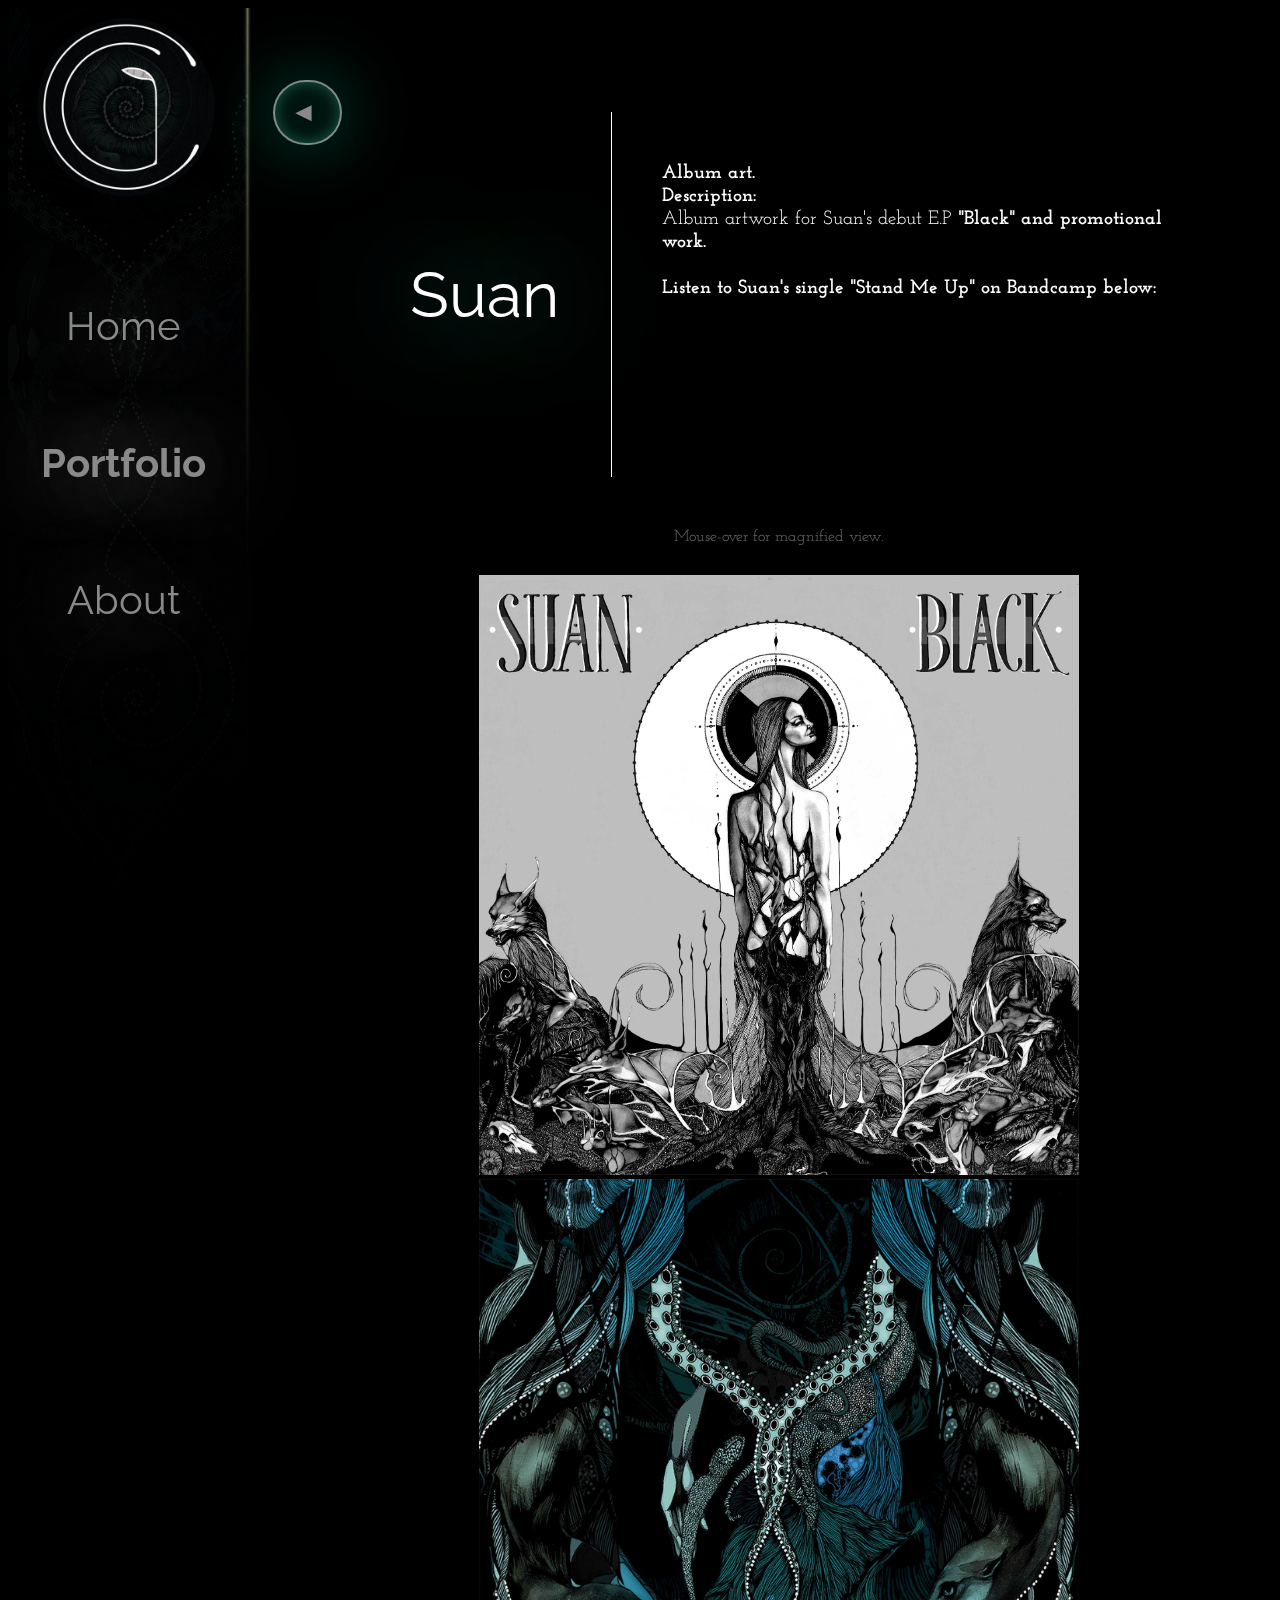
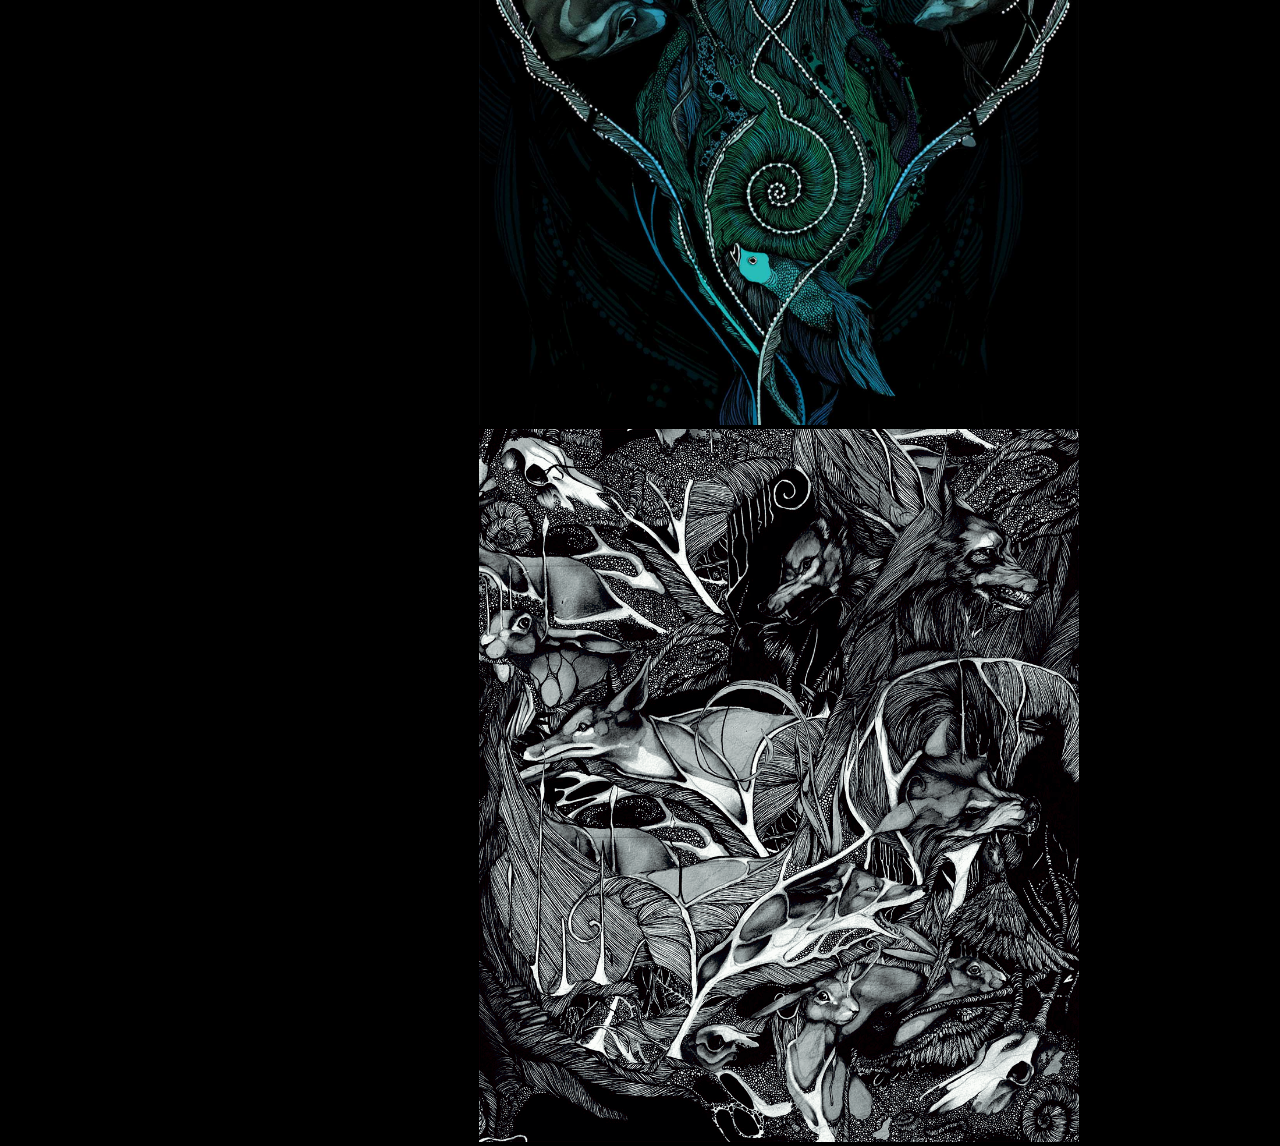
<file: CatGavinIllustration/suan-pieces.html>
<!DOCTYPE html>
<html>
	<head>
		<link rel="stylesheet" type="text/css" href="Styles/styling.css" />
		<script src="http://code.jquery.com/jquery-3.1.0.slim.min.js"></script>
		<link href="https://fonts.googleapis.com/css?family=Josefin+Slab|Raleway:100" rel="stylesheet">
		<meta name="viewport" content="width=device-width, initial-scale=1, height=device+height">
		<script src="lightzoom.js"></script>
		<title>Cat Gavin Illustration - Suan</title>
	</head>
	<body onload = "showSlide(1)">
		<main class="contentsPage">
		<div class="mobileTopShadow"></div>

			<aside>
				<img src="images/CatGavinLogo.png" alt="Cat Gavin Illustration" class="CatGavinLogo"/>
				<ul>
					<li><a href="index.html" class="NavText">Home</a></li>
					<li class="AsideCurrent"><a href="portfolio.html" class="NavText">Portfolio</a></li>
					<li><a href="about.html" class="NavText">About</a></li>
					
				</ul>
			</aside>

			<section>
				<a class="backPortfolioButton" href="portfolio.html" >&#9668; <div class="backButtonText">Back To Portfolio</div></a>
				<div class="pieceDetailsPanel">
					<table class="pieceTitleAndDescription">
						<tr>
							<td class="pieceTitle">Suan</td>
							<td class="pieceDescription"><b>Album art.</b> </br><b>Description:</b></br>
							Album artwork for Suan's debut E.P <b>"Black"</i> and promotional work.</br></br>
							
							Listen to Suan's single <b>"Stand Me Up"</b> on Bandcamp below:
							<iframe style="border: 0; width: 100%; height: 120px;" src="http://bandcamp.com/EmbeddedPlayer/track=265181689/size=large/bgcol=333333/linkcol=5daaa1/tracklist=false/artwork=small/transparent=true/" seamless><a href="http://suan.ie/track/stand-me-up">Stand Me Up by Suan</a></iframe>
							
							</td>
						</tr>
					</table>
					<div class="mouseOverTip" >Mouse-over for magnified view.</div>
					<a name="SuanBlack" href="images/SuanBlackCover.jpg"><img src="images/SuanBlackCover.jpg" class="portImage" alt="Suan - Black"></a>
					<a name="SuanBlue" href="images/BlueSuanCollage.jpg"><img src="images/BlueSuanCollage.jpg" class="portImage" alt="Suan - Blue"></a>
					<a name="SuanCantDrink" href="images/CantDrinkCollage.jpg"><img src="images/CantDrinkCollage.jpg" class="portImage" alt="Suan - Can't Drink The Water"></a>
				</div>
				
				<script>
					$(document).ready(function () 
					{
						$('img.portImage').lightzoom({
							zoomPower   : 1.5,
							glassSize   : 150,
						});
					});
				</script>
			</section>
		</main>
	</body>
</html>
</html>
</file>
<file: CatGavinIllustration/Styles/styling.css>
a:link{color: #898989;}
a:hover{color: #898989;}
a:visited{color: #898989;}
a:active{color: #898989;}

html{
	font-family: 'Josefin Slab', serif;
	color: white;
	background-color: black;
}

main{
	width: 100%;
	height: 70%;
	margin: auto;
	margin-top: 0px;
}

/* ---------------------------------------------------------------------------------------------- ASIDE (SIDEBAR) STYLING */
.CatGavinLogo
{
	width: 200px;
	text-align: center;
	position: relative;
	margin-left: -10px;
	margin-right: auto;
}

aside{
	float: left;
	position: fixed;
	background-repeat: no-repeat;
	min-height: 100vh;
	text-align: center;
	width: 250px;
	background-image: url(../images/Sidebar.jpg);
}

aside ul
{
	font-family: 'Raleway', sans-serif;
	text-decoration: none;
	list-style: none;
	margin-left: 0px;
	padding-left: 0px;
}
aside ul li{
	margin-top: 10vh;
	margin-left: -20px;
}

.NavText{
	text-decoration: none;
	font-size: 2.5em;
	text-align: center;
	text-shadow: 0px 0px 100px rgba(255, 255, 255, 1);
	transition: text-shadow 0.7s, color 0.7s;
	-webkit-transition: text-shadow 0.6s, color 0.7s;
}

.NavText:hover{
	text-shadow: 0px 0px 10px rgba(255, 255, 255, 1);
	color: rgba(255, 255, 255, 1);
	display: inline;
}

.AsideCurrent{
	font-weight: bold;
}

/* ---------------------------------------------------------------------------------------------- SECTION STYLING */
section{
	height: 95vh;
	width: 80%;
	right:0px;
	position: relative;
	margin-left: 245px;
	margin-right: 0px;
	padding-left: 20px;
	border-top: black 2px dashed;
}

section table{
	text-align: center;
}

section p{font-size: 1.3em; margin-top: 0px; text-align: center; margin-bottom: 0px;}

section ul{ font-size: 1.3em;}

.slideHeading{
	text-align: center; 
	font-size: 2em;
	margin: 10px;
	color: rgba(255, 255, 255, 0.7	);
	text-shadow: 0px 0px 100px rgba(77, 255, 207, 0.8);
}
	

/* ---------------------------------------------------------------------------------------------- SLIDESHOW STYLING */

.slideshowContainer
{
	/* width: 800px; */
	height: 90%;
	position: relative;
	background-color: rgba(0, 0, 0, 0.5);
	margin-top: 20px;
	margin-left: auto;
	margin-right: auto;
	margin-bottom: 20px;
}

.slide{
	height: 100%;
} 


.slideImages
{
	text-align: center;
	height: 100%;
}

/* PREVIOUS AND NEXT BUTTONS */
.prevButton, .nextButton
{
	position: absolute;
	top: 45%;
	cursor: pointer;
	height: 10%;
	opacity: .5;
	transition: opacity 0.3s;
	-webkit-transition: opacity 0.3s;
}

.nextButton
{
	
	right: 0;

}

.prevButton:hover, .nextButton:hover{
	opacity: 1;
}

/* DOTS */
.dot
{
	cursor:pointer;
	border-radius: 50%;
	margin: 0 2px;
	display: inline-block;
	height: 10px;
	width: 10px;
	background-color: rgba(255, 255, 255, 0.7);
	transition: width 0.2s, height 0.2s, background-color 0.5s;
	-webkit-transition: width 0.2s, height 0.2s, background-color 0.5s;
}

.activeDot, .dot:hover
{
	width:15px;
	height:15px;
	background-color: rgba(77, 255, 207, 0.4);
}

.dot:hover
{
	background-color: rgba(255, 255, 255, 1);
}

.portImage
{
	height: 50vh;
}


/* ---------------------------------------------------------------------------------------------- "Piece" Details */

.pieceDetailsPanel{
	width: 1000px; 
	margin-left: auto;
	margin-right: auto;
	margin-bottom: 30px;
	text-align: center;
}

.pieceTitleAndDescription{
	margin-top: 10%;
	margin-bottom: 5%;
	text-align: center;
}

.pieceTitle{
	width: 33%;
	text-align: right;
	padding-right: 50px;
	margin-left: 50px;
	top: 20%;
	font-size: 4em;
	font-family: 'Raleway', sans-serif;
	text-shadow: 0px 0px 100px rgba(77, 255, 207, 0.8);
}

.pieceDescription{
	padding-left: 50px;
	display: inline-block;
	border-left: 1px solid white;
	padding-top: 50px;
	padding-bottom: 50px;
	text-align: left;
	font-size: 1.2em;
	padding-right: 10%;
	line-height: 1.2em;
	
}

.pieceDescription a:link{color: #00825f;}
.pieceDescription a:hover{color: #00825f;}
.pieceDescription a:visited{color: #00825f;}
.pieceDescription a:active{color: #00825f;}

.portfolioThumbnail{
	width: 70%;
	display: inline-block;
	margin-left: auto;
	margin-right: auto;
	position: relative;
	box-shadow: 0px 0px 0px rgba(0, 188, 138, 0);
	transition: width 0.5s, box-shadow 0.5s;
	-webkit-transition: width 1s, box-shadow 0.5s;
}

.portfolioThumbnail:hover{
	width:75%;
	box-shadow: 0px 0px 200px rgba(0, 188, 138, 0.5);
}

.mouseOverTip{
	font-size: 1em;
	color: rgba(255, 255, 255, 0.4);
	margin-bottom: 30px;
}

.portImage{
	text-align: center;
	width: 60%;
	height: 60%;
}

#fullWidthImage
{
	width: 80%;
	height: 80%;
}

#glass {
	z-index: 3;
    position: absolute;
    border-radius: 100%;
    box-shadow: 0 0 0 7px rgba(255, 255, 255, 0.85), 0 0 7px 7px rgba(0, 0, 0, 0.25), inset 0 0 40px 2px rgba(77, 255, 207, 0.4);
    display: none;
    background-repeat: no-repeat;
    background-color: rgba(0, 102, 75, 0.2);
}

/* ---------------------------------------------------------------------------------------------- "Back to Portfolio" Button */
.backPortfolioButton{
	text-decoration: none;
	color: white;
	position: fixed;
	float: top;
	margin-top: 70px;
	width: 40px;
	height: 40px;
	padding: 15px 10px 6px 15px;
	font-size: 1.7em;
	border-radius: 100px;
	border: 2px solid rgba(255, 255, 255, 0.5);
	background-color: rgba(0, 102, 75, 0.2);
	box-shadow: 0px 0px 70px rgba(0, 102, 75, 0.8), inset 0 0 15px rgba(77, 255, 207, 0.3);
	transition: background-color 0.5s, color 0.5s, width 0.5s, box-shadow 0.5s;
	-webkit-transition: background-color 0.5s, color 0.5s, width 0.5s, box-shadow 0.5s;
}

.backButtonText{
	position: absolute;
	display: none;
	font-weight: bold;
	bottom: 16px;
	color: rgba(0, 0, 0, 0);
	white-space :nowrap;
	transition: color 0.7s;
	-webkit-transition: color 0.7s;
}

.backPortfolioButton:hover  .backButtonText{
	display: inline;
	color: rgba(0, 0, 0, 1);
}

.backPortfolioButton:hover{
	background-color: rgba(255, 255, 255, 0.8);
	border: 2px solid rgba(255, 255, 255, 0.0);
	box-shadow: 0px 0px 100px rgba(0, 188, 138, 0.8);
	color: black;
	width: 230px;
}

.mortBandcamp{
	width: 50vw;
}











@media screen and (max-width:500px) {
html{
	font-family: 'Josefin Slab', serif;
	color: white;
	background-color: black;
	height: 100vh;
}

body{
	margin: 0px;
}

/* ---------------------------------------------------------------------------------------------- ASIDE (SIDEBAR) STYLING */

.mobileTopShadow{
	width: 100vw;
	height: 100vh;
	position: fixed;
	top: 0px;
	z-index: 2;
	-webkit-box-shadow: inset 0px 136px 77px -46px rgba(0,0,0,1);
-moz-box-shadow: inset 0px 136px 77px -46px rgba(0,0,0,1);
box-shadow: inset 0px 136px 77px -46px rgba(0,0,0,1);
}

aside{
	font-weight: bold;
	position: fixed !important;
	padding: 0px;
	height: 5vh;
	top: 0px;
	left: 0px;
	width: 100vw;
	margin-left: auto;
	margin-right: auto;
	margin-top: 0px;
	background-repeat: no-repeat;
	text-align: right;
	background-image: none;
	z-index: 2;
}

.CatGavinLogo
{
	width: 20vw;
	position: fixed !important;
	position: absolute;
	left: 5vw;
	top: 5vw;
}

aside ul
{
	font-family: 'Raleway', sans-serif;
	position: absolute;
	top: 0px;
	left: 20vw;
	text-decoration: none;
	display: flex;
	list-style: none;
	margin-top: 0px;
	padding-top: 0px;
}

aside ul li{
	margin-left: 5vw;
	margin-top: 6vh;
	text-outline: 2px 2px white;
}

.NavText{
	text-decoration: none;
	font-size: 6.5vw;
	text-align: center;
	text-shadow: 0px 0px 100px rgba(255, 255, 255, 1);
	transition: text-shadow 0.7s, color 0.7s;
	-webkit-transition: text-shadow 0.6s, color 0.7s;
}

.NavText:hover{
	text-shadow: 0px 0px 10px rgba(255, 255, 255, 1);
	color: rgba(255, 255, 255, 1);
	display: inline;
}

.AsideCurrent{
	font-weight: bold;
	text-shadow: 0px 0px 2px rgba(255, 255, 255, 1);
}

/* ---------------------------------------------------------------------------------------------- SECTION STYLING */

section{
	width: 100vw;
	position: relative;
	top: 15vh;
	margin-left: auto;
	margin-right: auto;
	margin-top: 0px;
	padding: 0px;
	border-top: black 2px dashed;
	height: 20vh;
}

section table{
	text-align: center;
	z-index: 3;
}

section p{
	font-size: 1.3em; 
	margin-top: 0px; 
	text-align: center;
	margin-bottom: 0px;
 }

section ul{ font-size: 1.3em;}

.slideHeading{
	text-align: center; 
	font-size: 1.6em;
	margin: 10px;
	color: rgba(255, 255, 255, 1);
	text-shadow: 0px 0px 100px rgba(77, 255, 207, 0.8);
}	

/* ---------------------------------------------------------------------------------------------- SLIDESHOW STYLING */

.slideshowContainer
{
	width: 100vw;
	height: 50vh;
	background-color: rgba(0, 0, 0, 0.5);
	margin-top: 20px;
	margin-bottom: 20px;
}

.slide{
	width: 100vw;
	height: auto;
} 


.slideImages
{
	text-align: center;
	width: 20px;
	margin-left: auto;
	margin-right: auto;
	position: absolute;
}

/* PREVIOUS AND NEXT BUTTONS */
.prevButton, .nextButton
{
	z-index: 2;
	position: fixed;
	top: 45%;
	cursor: pointer;
	height: 5vh;
	opacity: .5;
	transition: opacity 0.3s;
	-webkit-transition: opacity 0.3s;
}

.nextButton
{
	right: 0px;

}

.prevButton:hover, .nextButton:hover{
	opacity: 1;
}

/* DOTS */
.dot
{
	position: relative;
	top: 55vh;
	z-index: 2;
	cursor:pointer;
	border-radius: 50%;
	margin: 0 10px;
	display: inline-block;
	height: 10px;
	width: 10px;
	background-color: rgba(255, 255, 255, 0.7);
	transition: width 0.2s, height 0.2s, background- 	color 0.5s;
	-webkit-transition: width 0.2s, height 0.2s, background-color 0.5s;
}

.activeDot, .dot:hover
{
	height: 15px;
	width: 15px;
	background-color: rgba(77, 255, 207, 0.4);
}


.portImage
{
	height: 50vh;
	z-index: 3;
	position: relative;
}


/* ---------------------------------------------------------------------------------------------- "Piece" Details */

.pieceDetailsPanel{
	width: 100vw; 
	margin-left: 0px;
	margin-right: auto;
	margin-bottom: 30px;
	text-align: center;
}

.pieceTitleAndDescription{
	margin-top: 10%;
	margin-bottom: 5%;
	text-align: center;
	width: 100vw;
}

.pieceTitle{
	width: 20vw;
	text-align: right;
	padding-right: 3vw;
	top: 20%;
	left: 0px;
	font-size: 1.5em;
	font-family: 'Raleway', sans-serif;
	text-shadow: 0px 0px 100px rgba(77, 255, 207, 0.8);
}

.pieceDescription{
	padding-left: 3vw;
	padding-right: 0px;
	border-left: 1px solid white;
	padding-top: 50px;
	padding-bottom: 50px;
	text-align: left;
	font-size: 4.5vw;
	line-height: 20px;
}

.portfolioThumbnail{
	z-index: 2;
	width: 30vw;
	display: relative;
	margin-left: auto;
	margin-right: auto;
	position: relative;
	box-shadow: 0px 0px 0px rgba(0, 188, 138, 0);
	transition: width 0.5s, box-shadow 0.5s;
	-webkit-transition: width 1s, box-shadow 0.5s;
}

.portfolioThumbnail:hover{
	width: 30vw;
	box-shadow: 0px 0px 0px rgba(0, 188, 138, 0.5);
}


.mouseOverTip{
	font-size: 1em;
	color: rgba(255, 255, 255, 0.4);
	margin-bottom: 30px;
	display: none;
}

.portImage{
	text-align: center;
	width: 95vw;
	height: 100%;
}

#fullWidthImage
{
	width: 80%;
	height: 80%;
}

#glass {
    position: fixed;
	height: 0px;
	width: 0px;
    border-radius: 100%;
    box-shadow: 0 0 0 7px rgba(255, 255, 255, 0.85), 0 0 7px 7px rgba(0, 0, 0, 0.25), inset 0 0 40px 2px rgba(77, 255, 207, 0.4);
    display: none;
    background-repeat: no-repeat;
    background-color: rgba(0, 102, 75, 0.2);
}

.facebookFeed{
	position: relative;
	text-align: center;
	z-index: 2;
	margin-left: auto;
	margin-right: auto;
	width: 350px;
}

.mortBandcamp{
	width: 30vw;
}

/* ---------------------------------------------------------------------------------------------- "Back to Portfolio" Button */
.backPortfolioButton{
	display: none;
}
</file>
